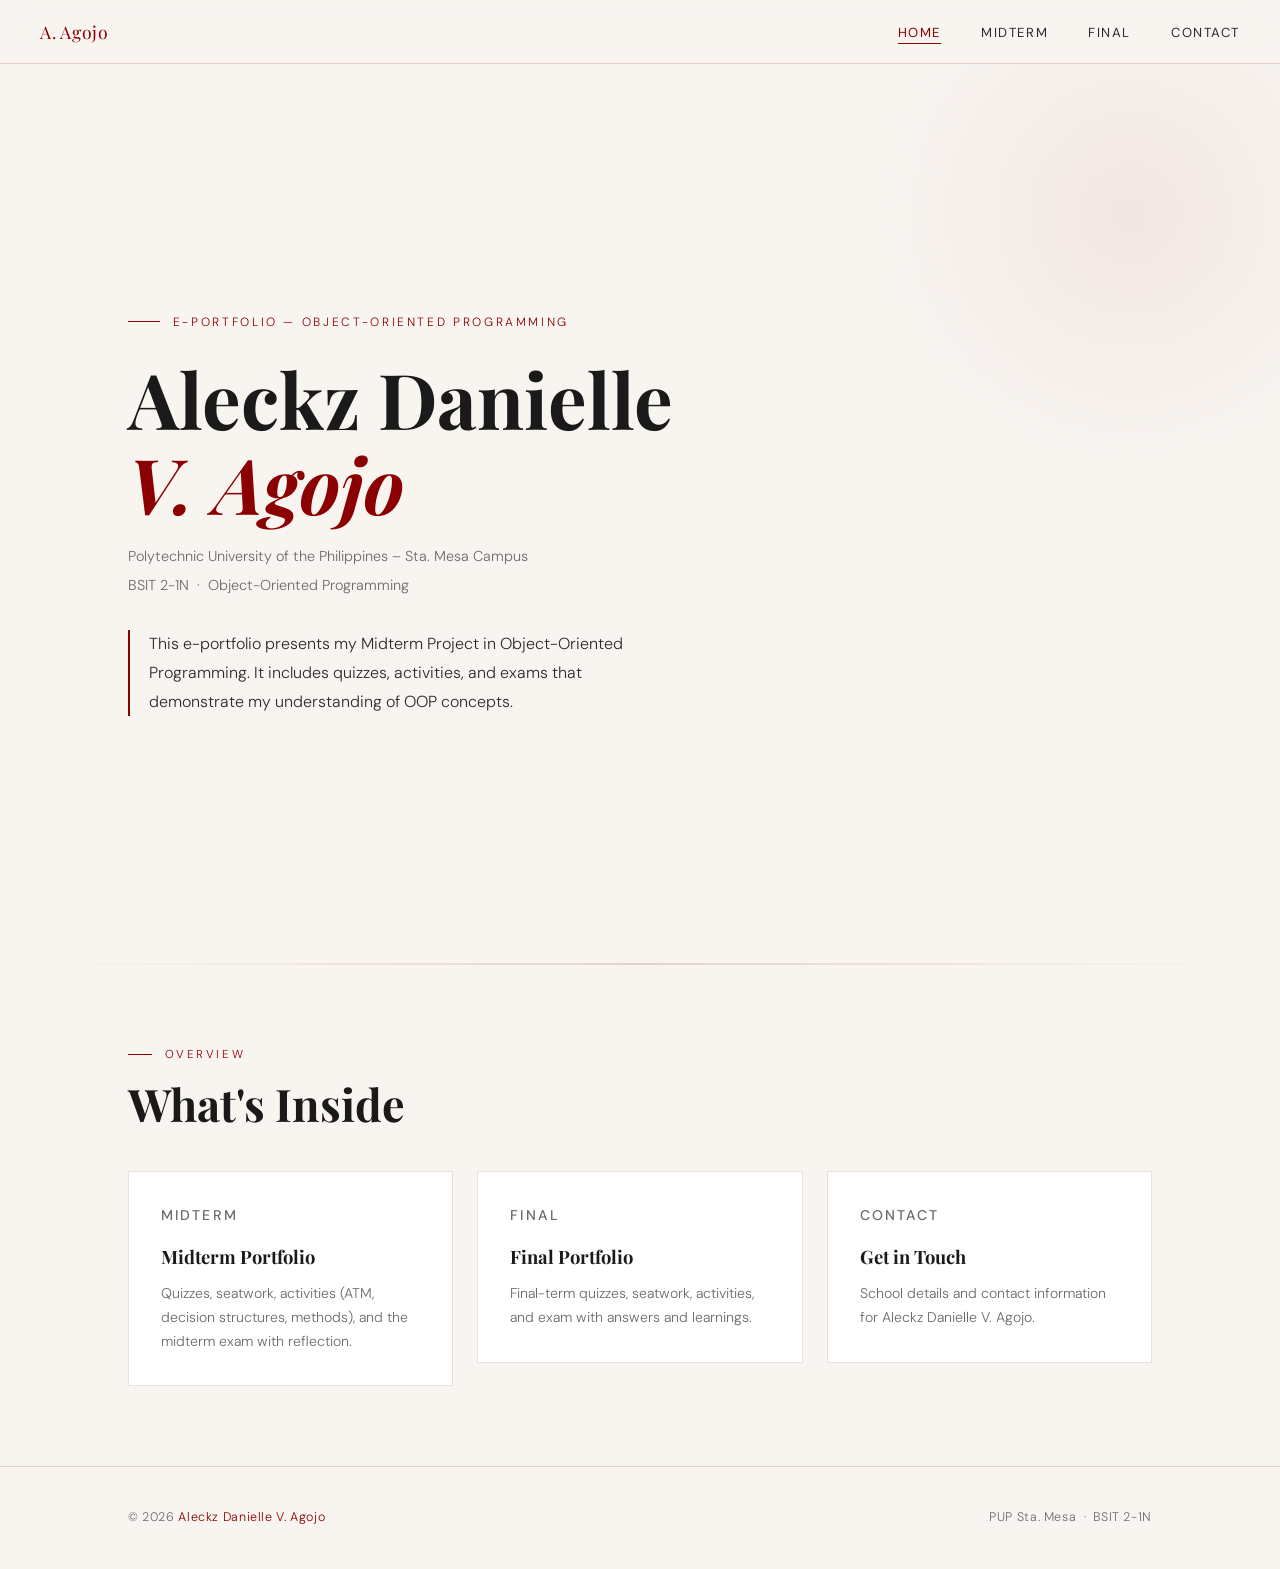
<file: index.html>
<!DOCTYPE html>
<html lang="en">
<head>
  <meta charset="UTF-8" />
  <meta name="viewport" content="width=device-width, initial-scale=1.0" />
  <title>Aleckz Agojo — OOP E-Portfolio</title>
  <link rel="stylesheet" href="style.css" />
</head>
<body>

  <nav>
    <a href="index.html" class="nav-logo">A. Agojo</a>
    <ul class="nav-links">
      <li><a href="index.html" class="active">Home</a></li>
      <li><a href="midterm.html">Midterm</a></li>
      <li><a href="final.html">Final</a></li>
      <li><a href="contact.html">Contact</a></li>
    </ul>
  </nav>

  <main class="page-wrapper">
    <section class="hero">
      <div class="hero-content">
        <p class="hero-eyebrow">E-Portfolio — Object-Oriented Programming</p>
        <h1 class="hero-name">
          Aleckz Danielle<br /><span>V. Agojo</span>
        </h1>
        <div class="hero-meta">
          <span>Polytechnic University of the Philippines – Sta. Mesa Campus</span>
          <span>BSIT 2-1N &nbsp;·&nbsp; Object-Oriented Programming</span>
        </div>
        <p class="hero-intro">
          This e-portfolio presents my Midterm Project in Object-Oriented Programming.
          It includes quizzes, activities, and exams that demonstrate my understanding
          of OOP concepts.
        </p>
      </div>
    </section>

    <div class="divider"></div>

    <section class="section">
      <p class="section-label">Overview</p>
      <h2 class="section-title">What's Inside</h2>
      <div class="card-grid">
        <a href="midterm.html" style="text-decoration:none;">
          <div class="card fade-up">
            <p class="card-tag">Midterm</p>
            <h3>Midterm Portfolio</h3>
            <p>Quizzes, seatwork, activities (ATM, decision structures, methods), and the midterm exam with reflection.</p>
          </div>
        </a>
        <a href="final.html" style="text-decoration:none;">
          <div class="card fade-up">
            <p class="card-tag">Final</p>
            <h3>Final Portfolio</h3>
            <p>Final-term quizzes, seatwork, activities, and exam with answers and learnings.</p>
          </div>
        </a>
        <a href="contact.html" style="text-decoration:none;">
          <div class="card fade-up">
            <p class="card-tag">Contact</p>
            <h3>Get in Touch</h3>
            <p>School details and contact information for Aleckz Danielle V. Agojo.</p>
          </div>
        </a>
      </div>
    </section>
  </main>

  <footer>
    <p>&copy; 2026 <span>Aleckz Danielle V. Agojo</span></p>
    <p>PUP Sta. Mesa &nbsp;·&nbsp; BSIT 2-1N</p>
  </footer>

</body>
</html>
</file>
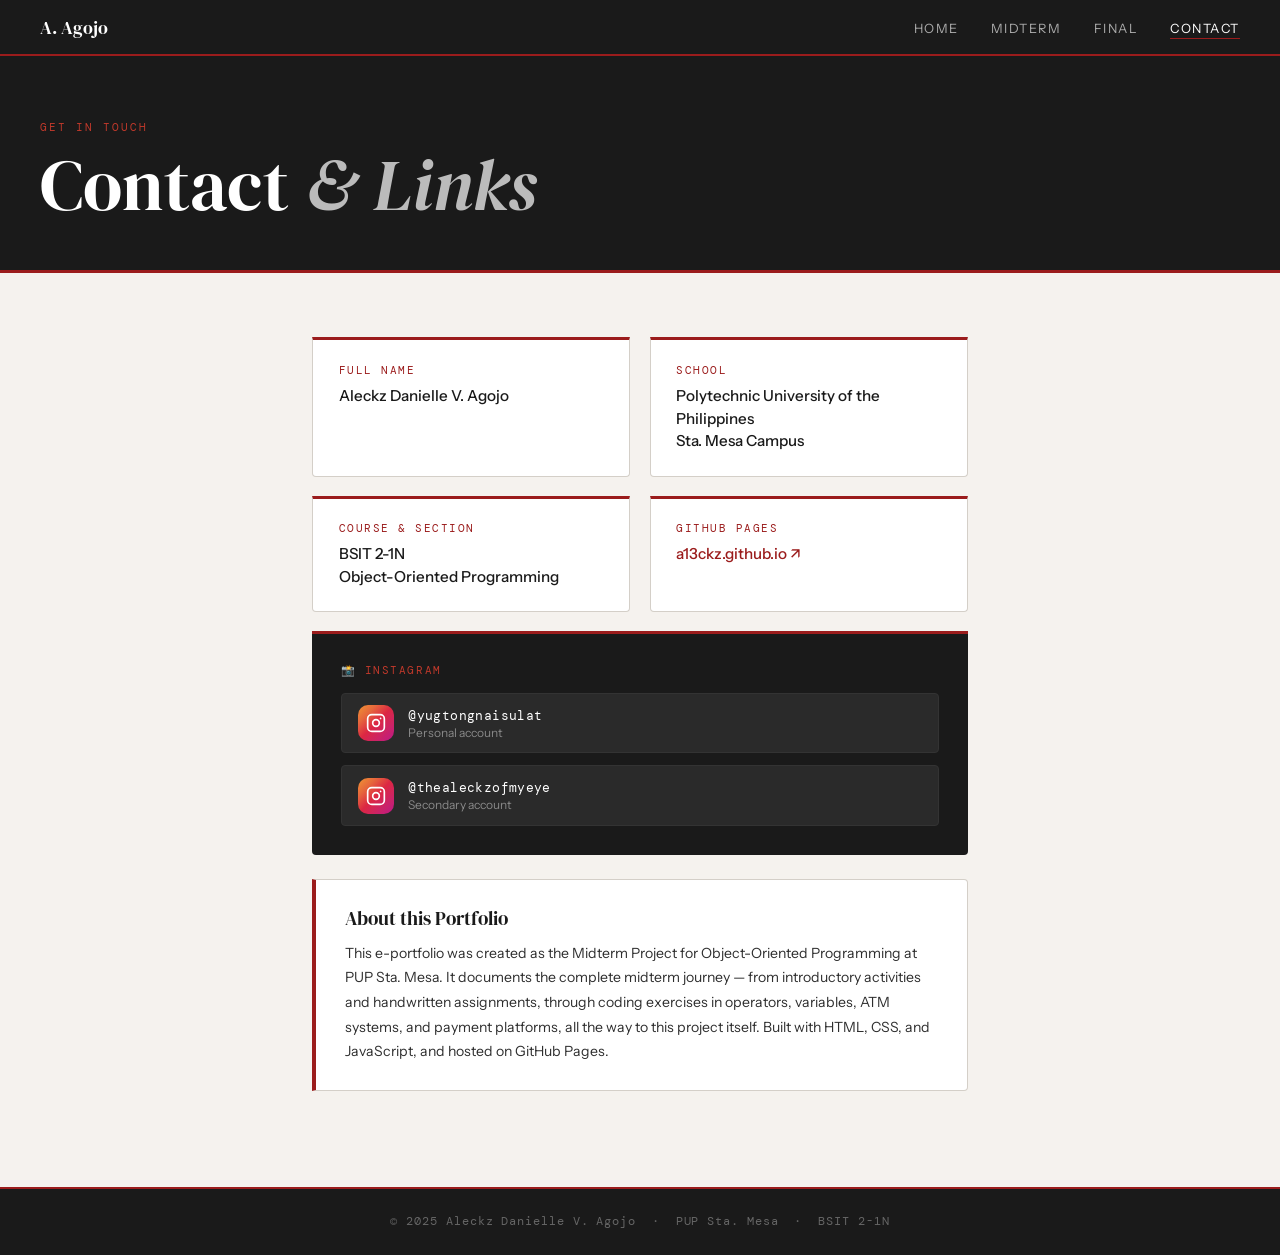
<file: contact-2.html>
<!DOCTYPE html>
<html lang="en">
<head>
  <meta charset="UTF-8" />
  <meta name="viewport" content="width=device-width, initial-scale=1.0" />
  <title>Contact — Aleckz Agojo</title>
  <link rel="preconnect" href="https://fonts.googleapis.com" />
  <link rel="preconnect" href="https://fonts.gstatic.com" crossorigin />
  <link href="https://fonts.googleapis.com/css2?family=DM+Serif+Display:ital@0;1&family=DM+Mono:wght@400;500&family=Instrument+Sans:ital,wght@0,400;0,500;0,600;1,400&display=swap" rel="stylesheet" />
  <style>
    :root {
      --red:    #9b1c1c;
      --red-lt: #c0392b;
      --black:  #1a1a1a;
      --grey:   #2e2e2e;
      --muted:  #6b6b6b;
      --paper:  #f5f2ee;
      --white:  #ffffff;
      --border: #d4cfc8;
    }
    *, *::before, *::after { box-sizing: border-box; margin: 0; padding: 0; }
    body {
      font-family: 'Instrument Sans', sans-serif;
      background: var(--paper);
      color: var(--black);
      min-height: 100vh;
      display: flex; flex-direction: column;
    }
    nav {
      position: sticky; top: 0; z-index: 100;
      background: var(--black);
      display: flex; align-items: center; justify-content: space-between;
      padding: 0 2.5rem; height: 56px;
      border-bottom: 2px solid var(--red);
    }
    .nav-logo {
      font-family: 'DM Serif Display', serif;
      font-size: 1.15rem; color: var(--white); text-decoration: none;
    }
    .nav-links { display: flex; gap: 2rem; list-style: none; }
    .nav-links a {
      color: #aaa; text-decoration: none;
      font-size: .8rem; letter-spacing: .12em; text-transform: uppercase; transition: color .2s;
    }
    .nav-links a:hover { color: var(--white); }
    .nav-links a.active { color: var(--white); border-bottom: 1px solid var(--red); padding-bottom: 2px; }

    .page-hero {
      background: var(--black); color: var(--white);
      padding: 4rem 2.5rem 3rem; border-bottom: 3px solid var(--red);
    }
    .page-hero .tag {
      font-family: 'DM Mono', monospace; font-size: .7rem;
      letter-spacing: .18em; text-transform: uppercase; color: var(--red-lt); margin-bottom: .8rem;
    }
    .page-hero h1 {
      font-family: 'DM Serif Display', serif;
      font-size: clamp(2.5rem, 6vw, 4.5rem); line-height: 1.05; font-weight: 400;
    }
    .page-hero h1 em { font-style: italic; color: #bbb; }

    main {
      flex: 1;
      max-width: 720px; margin: 0 auto; padding: 4rem 2rem 6rem;
      width: 100%;
    }

    .contact-grid {
      display: grid;
      grid-template-columns: 1fr 1fr;
      gap: 1.2rem;
      margin-bottom: 1.5rem;
    }
    @media (max-width: 560px) {
      .contact-grid { grid-template-columns: 1fr; }
    }

    .contact-card {
      background: var(--white);
      border: 1px solid var(--border);
      border-top: 3px solid var(--red);
      padding: 1.4rem 1.6rem;
      border-radius: 0 0 4px 4px;
    }
    .contact-card .label {
      font-family: 'DM Mono', monospace;
      font-size: .68rem; letter-spacing: .14em; text-transform: uppercase;
      color: var(--red); margin-bottom: .5rem;
    }
    .contact-card .value {
      font-size: .95rem; font-weight: 500; line-height: 1.5; color: var(--black);
    }
    .contact-card .value a {
      color: var(--red); text-decoration: none; transition: opacity .2s;
    }
    .contact-card .value a:hover { opacity: .7; }

    /* Instagram special card */
    .ig-card {
      background: var(--black);
      border: none; border-top: 3px solid var(--red);
      padding: 1.8rem 1.8rem;
      border-radius: 0 0 4px 4px;
      grid-column: 1 / -1;
    }
    .ig-card .label {
      font-family: 'DM Mono', monospace;
      font-size: .68rem; letter-spacing: .14em; text-transform: uppercase;
      color: var(--red-lt); margin-bottom: 1rem;
    }
    .ig-links { display: flex; flex-direction: column; gap: .75rem; }
    .ig-link {
      display: flex; align-items: center; gap: .9rem;
      text-decoration: none;
      padding: .7rem 1rem;
      background: #2a2a2a;
      border-radius: 4px;
      border: 1px solid #333;
      transition: background .2s, border-color .2s;
    }
    .ig-link:hover { background: #333; border-color: var(--red); }
    .ig-icon {
      width: 36px; height: 36px; border-radius: 10px;
      background: linear-gradient(135deg, #f09433 0%, #e6683c 25%, #dc2743 50%, #cc2366 75%, #bc1888 100%);
      display: flex; align-items: center; justify-content: center; flex-shrink: 0;
    }
    .ig-icon svg { width: 20px; height: 20px; }
    .ig-text-block { display: flex; flex-direction: column; gap: .1rem; }
    .ig-handle {
      font-family: 'DM Mono', monospace; font-size: .82rem;
      color: var(--white); letter-spacing: .03em;
    }
    .ig-sub {
      font-size: .75rem; color: #888;
    }

    .about-section {
      background: var(--white);
      border: 1px solid var(--border);
      border-left: 4px solid var(--red);
      padding: 1.6rem 1.8rem;
      margin-top: 1.5rem;
      border-radius: 0 4px 4px 0;
    }
    .about-section h3 {
      font-family: 'DM Serif Display', serif;
      font-size: 1.2rem; font-weight: 400; margin-bottom: .6rem;
    }
    .about-section p {
      font-size: .88rem; line-height: 1.75; color: var(--grey);
    }

    footer {
      background: var(--black); color: #666; text-align: center;
      padding: 1.6rem;
      font-family: 'DM Mono', monospace; font-size: .72rem; letter-spacing: .08em;
      border-top: 2px solid var(--red);
    }

    @media (max-width: 600px) {
      nav { padding: 0 1.2rem; }
      .page-hero { padding: 2.5rem 1.2rem 2rem; }
      main { padding: 2.5rem 1.2rem 4rem; }
    }
  </style>
</head>
<body>

<nav>
  <a class="nav-logo" href="index.html">A. Agojo</a>
  <ul class="nav-links">
    <li><a href="index.html">Home</a></li>
    <li><a href="midterm.html">Midterm</a></li>
    <li><a href="final.html">Final</a></li>
    <li><a href="contact.html" class="active">Contact</a></li>
  </ul>
</nav>

<header class="page-hero">
  <p class="tag">Get in Touch</p>
  <h1>Contact <em>&amp; Links</em></h1>
</header>

<main>

  <div class="contact-grid">

    <div class="contact-card">
      <div class="label">Full Name</div>
      <div class="value">Aleckz Danielle V. Agojo</div>
    </div>

    <div class="contact-card">
      <div class="label">School</div>
      <div class="value">Polytechnic University of the Philippines<br>Sta. Mesa Campus</div>
    </div>

    <div class="contact-card">
      <div class="label">Course &amp; Section</div>
      <div class="value">BSIT 2-1N<br>Object-Oriented Programming</div>
    </div>

    <div class="contact-card">
      <div class="label">GitHub Pages</div>
      <div class="value"><a href="https://a13ckz.github.io" target="_blank">a13ckz.github.io ↗</a></div>
    </div>

    <!-- Instagram -->
    <div class="ig-card">
      <div class="label">📸 Instagram</div>
      <div class="ig-links">

        <a class="ig-link" href="https://www.instagram.com/yugtongnaisulat/" target="_blank" rel="noopener">
          <div class="ig-icon">
            <svg viewBox="0 0 24 24" fill="none" stroke="white" stroke-width="2" stroke-linecap="round" stroke-linejoin="round">
              <rect x="2" y="2" width="20" height="20" rx="5" ry="5"/>
              <circle cx="12" cy="12" r="4"/>
              <circle cx="17.5" cy="6.5" r="1" fill="white" stroke="none"/>
            </svg>
          </div>
          <div class="ig-text-block">
            <span class="ig-handle">@yugtongnaisulat</span>
            <span class="ig-sub">Personal account</span>
          </div>
        </a>

        <a class="ig-link" href="https://www.instagram.com/thealeckzofmyeye/" target="_blank" rel="noopener">
          <div class="ig-icon">
            <svg viewBox="0 0 24 24" fill="none" stroke="white" stroke-width="2" stroke-linecap="round" stroke-linejoin="round">
              <rect x="2" y="2" width="20" height="20" rx="5" ry="5"/>
              <circle cx="12" cy="12" r="4"/>
              <circle cx="17.5" cy="6.5" r="1" fill="white" stroke="none"/>
            </svg>
          </div>
          <div class="ig-text-block">
            <span class="ig-handle">@thealeckzofmyeye</span>
            <span class="ig-sub">Secondary account</span>
          </div>
        </a>

      </div>
    </div>

  </div>

  <div class="about-section">
    <h3>About this Portfolio</h3>
    <p>
      This e-portfolio was created as the Midterm Project for Object-Oriented Programming at PUP Sta. Mesa. It documents the complete midterm journey — from introductory activities and handwritten assignments, through coding exercises in operators, variables, ATM systems, and payment platforms, all the way to this project itself. Built with HTML, CSS, and JavaScript, and hosted on GitHub Pages.
    </p>
  </div>

</main>

<footer>
  © 2025 Aleckz Danielle V. Agojo &nbsp;·&nbsp; PUP Sta. Mesa &nbsp;·&nbsp; BSIT 2-1N
</footer>

</body>
</html>
</file>
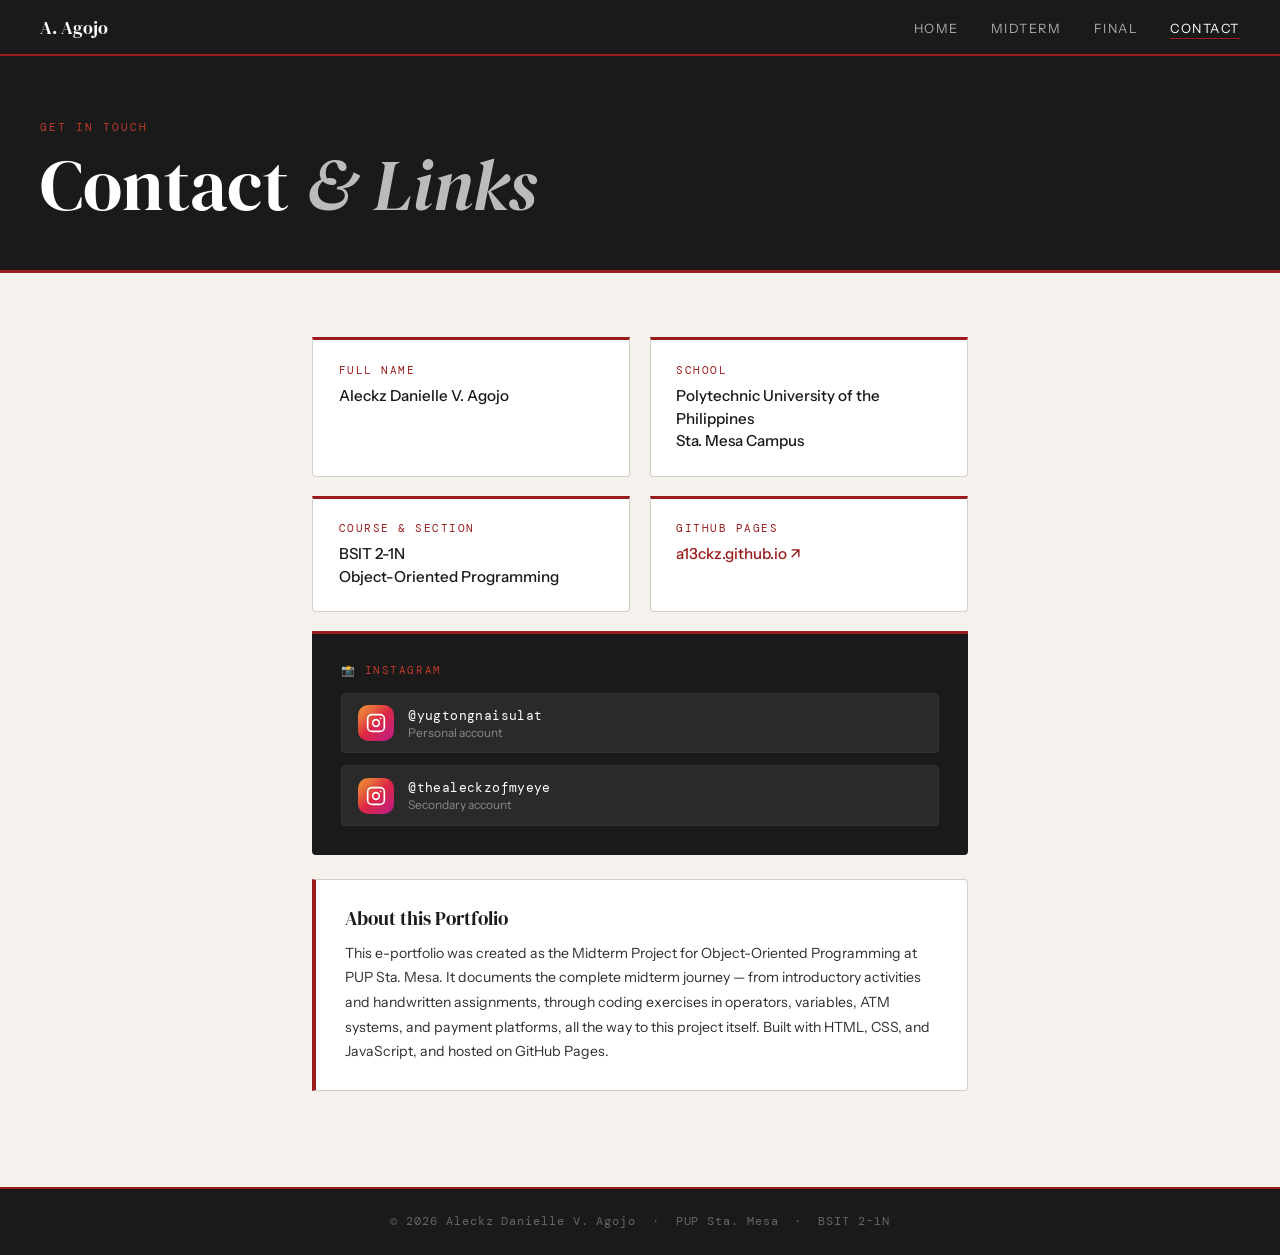
<file: contact.html>
<!DOCTYPE html>
<html lang="en">
<head>
  <meta charset="UTF-8" />
  <meta name="viewport" content="width=device-width, initial-scale=1.0" />
  <title>Contact — Aleckz Agojo</title>
  <link rel="preconnect" href="https://fonts.googleapis.com" />
  <link rel="preconnect" href="https://fonts.gstatic.com" crossorigin />
  <link href="https://fonts.googleapis.com/css2?family=DM+Serif+Display:ital@0;1&family=DM+Mono:wght@400;500&family=Instrument+Sans:ital,wght@0,400;0,500;0,600;1,400&display=swap" rel="stylesheet" />
  <style>
    :root {
      --red:    #9b1c1c;
      --red-lt: #c0392b;
      --black:  #1a1a1a;
      --grey:   #2e2e2e;
      --muted:  #6b6b6b;
      --paper:  #f5f2ee;
      --white:  #ffffff;
      --border: #d4cfc8;
    }
    *, *::before, *::after { box-sizing: border-box; margin: 0; padding: 0; }
    body {
      font-family: 'Instrument Sans', sans-serif;
      background: var(--paper);
      color: var(--black);
      min-height: 100vh;
      display: flex; flex-direction: column;
    }
    nav {
      position: sticky; top: 0; z-index: 100;
      background: var(--black);
      display: flex; align-items: center; justify-content: space-between;
      padding: 0 2.5rem; height: 56px;
      border-bottom: 2px solid var(--red);
    }
    .nav-logo {
      font-family: 'DM Serif Display', serif;
      font-size: 1.15rem; color: var(--white); text-decoration: none;
    }
    .nav-links { display: flex; gap: 2rem; list-style: none; }
    .nav-links a {
      color: #aaa; text-decoration: none;
      font-size: .8rem; letter-spacing: .12em; text-transform: uppercase; transition: color .2s;
    }
    .nav-links a:hover { color: var(--white); }
    .nav-links a.active { color: var(--white); border-bottom: 1px solid var(--red); padding-bottom: 2px; }

    .page-hero {
      background: var(--black); color: var(--white);
      padding: 4rem 2.5rem 3rem; border-bottom: 3px solid var(--red);
    }
    .page-hero .tag {
      font-family: 'DM Mono', monospace; font-size: .7rem;
      letter-spacing: .18em; text-transform: uppercase; color: var(--red-lt); margin-bottom: .8rem;
    }
    .page-hero h1 {
      font-family: 'DM Serif Display', serif;
      font-size: clamp(2.5rem, 6vw, 4.5rem); line-height: 1.05; font-weight: 400;
    }
    .page-hero h1 em { font-style: italic; color: #bbb; }

    main {
      flex: 1;
      max-width: 720px; margin: 0 auto; padding: 4rem 2rem 6rem;
      width: 100%;
    }

    .contact-grid {
      display: grid;
      grid-template-columns: 1fr 1fr;
      gap: 1.2rem;
      margin-bottom: 1.5rem;
    }
    @media (max-width: 560px) {
      .contact-grid { grid-template-columns: 1fr; }
    }

    .contact-card {
      background: var(--white);
      border: 1px solid var(--border);
      border-top: 3px solid var(--red);
      padding: 1.4rem 1.6rem;
      border-radius: 0 0 4px 4px;
    }
    .contact-card .label {
      font-family: 'DM Mono', monospace;
      font-size: .68rem; letter-spacing: .14em; text-transform: uppercase;
      color: var(--red); margin-bottom: .5rem;
    }
    .contact-card .value {
      font-size: .95rem; font-weight: 500; line-height: 1.5; color: var(--black);
    }
    .contact-card .value a {
      color: var(--red); text-decoration: none; transition: opacity .2s;
    }
    .contact-card .value a:hover { opacity: .7; }

    /* Instagram special card */
    .ig-card {
      background: var(--black);
      border: none; border-top: 3px solid var(--red);
      padding: 1.8rem 1.8rem;
      border-radius: 0 0 4px 4px;
      grid-column: 1 / -1;
    }
    .ig-card .label {
      font-family: 'DM Mono', monospace;
      font-size: .68rem; letter-spacing: .14em; text-transform: uppercase;
      color: var(--red-lt); margin-bottom: 1rem;
    }
    .ig-links { display: flex; flex-direction: column; gap: .75rem; }
    .ig-link {
      display: flex; align-items: center; gap: .9rem;
      text-decoration: none;
      padding: .7rem 1rem;
      background: #2a2a2a;
      border-radius: 4px;
      border: 1px solid #333;
      transition: background .2s, border-color .2s;
    }
    .ig-link:hover { background: #333; border-color: var(--red); }
    .ig-icon {
      width: 36px; height: 36px; border-radius: 10px;
      background: linear-gradient(135deg, #f09433 0%, #e6683c 25%, #dc2743 50%, #cc2366 75%, #bc1888 100%);
      display: flex; align-items: center; justify-content: center; flex-shrink: 0;
    }
    .ig-icon svg { width: 20px; height: 20px; }
    .ig-text-block { display: flex; flex-direction: column; gap: .1rem; }
    .ig-handle {
      font-family: 'DM Mono', monospace; font-size: .82rem;
      color: var(--white); letter-spacing: .03em;
    }
    .ig-sub {
      font-size: .75rem; color: #888;
    }

    .about-section {
      background: var(--white);
      border: 1px solid var(--border);
      border-left: 4px solid var(--red);
      padding: 1.6rem 1.8rem;
      margin-top: 1.5rem;
      border-radius: 0 4px 4px 0;
    }
    .about-section h3 {
      font-family: 'DM Serif Display', serif;
      font-size: 1.2rem; font-weight: 400; margin-bottom: .6rem;
    }
    .about-section p {
      font-size: .88rem; line-height: 1.75; color: var(--grey);
    }

    footer {
      background: var(--black); color: #666; text-align: center;
      padding: 1.6rem;
      font-family: 'DM Mono', monospace; font-size: .72rem; letter-spacing: .08em;
      border-top: 2px solid var(--red);
    }

    @media (max-width: 600px) {
      nav { padding: 0 1.2rem; }
      .page-hero { padding: 2.5rem 1.2rem 2rem; }
      main { padding: 2.5rem 1.2rem 4rem; }
    }
  </style>
</head>
<body>

<nav>
  <a class="nav-logo" href="index.html">A. Agojo</a>
  <ul class="nav-links">
    <li><a href="index.html">Home</a></li>
    <li><a href="midterm.html">Midterm</a></li>
    <li><a href="final.html">Final</a></li>
    <li><a href="contact.html" class="active">Contact</a></li>
  </ul>
</nav>

<header class="page-hero">
  <p class="tag">Get in Touch</p>
  <h1>Contact <em>&amp; Links</em></h1>
</header>

<main>

  <div class="contact-grid">

    <div class="contact-card">
      <div class="label">Full Name</div>
      <div class="value">Aleckz Danielle V. Agojo</div>
    </div>

    <div class="contact-card">
      <div class="label">School</div>
      <div class="value">Polytechnic University of the Philippines<br>Sta. Mesa Campus</div>
    </div>

    <div class="contact-card">
      <div class="label">Course &amp; Section</div>
      <div class="value">BSIT 2-1N<br>Object-Oriented Programming</div>
    </div>

    <div class="contact-card">
      <div class="label">GitHub Pages</div>
      <div class="value"><a href="https://a13ckz.github.io" target="_blank">a13ckz.github.io ↗</a></div>
    </div>

    <!-- Instagram -->
    <div class="ig-card">
      <div class="label">📸 Instagram</div>
      <div class="ig-links">

        <a class="ig-link" href="https://www.instagram.com/yugtongnaisulat/" target="_blank" rel="noopener">
          <div class="ig-icon">
            <svg viewBox="0 0 24 24" fill="none" stroke="white" stroke-width="2" stroke-linecap="round" stroke-linejoin="round">
              <rect x="2" y="2" width="20" height="20" rx="5" ry="5"/>
              <circle cx="12" cy="12" r="4"/>
              <circle cx="17.5" cy="6.5" r="1" fill="white" stroke="none"/>
            </svg>
          </div>
          <div class="ig-text-block">
            <span class="ig-handle">@yugtongnaisulat</span>
            <span class="ig-sub">Personal account</span>
          </div>
        </a>

        <a class="ig-link" href="https://www.instagram.com/thealeckzofmyeye/" target="_blank" rel="noopener">
          <div class="ig-icon">
            <svg viewBox="0 0 24 24" fill="none" stroke="white" stroke-width="2" stroke-linecap="round" stroke-linejoin="round">
              <rect x="2" y="2" width="20" height="20" rx="5" ry="5"/>
              <circle cx="12" cy="12" r="4"/>
              <circle cx="17.5" cy="6.5" r="1" fill="white" stroke="none"/>
            </svg>
          </div>
          <div class="ig-text-block">
            <span class="ig-handle">@thealeckzofmyeye</span>
            <span class="ig-sub">Secondary account</span>
          </div>
        </a>

      </div>
    </div>

  </div>

  <div class="about-section">
    <h3>About this Portfolio</h3>
    <p>
      This e-portfolio was created as the Midterm Project for Object-Oriented Programming at PUP Sta. Mesa. It documents the complete midterm journey — from introductory activities and handwritten assignments, through coding exercises in operators, variables, ATM systems, and payment platforms, all the way to this project itself. Built with HTML, CSS, and JavaScript, and hosted on GitHub Pages.
    </p>
  </div>

</main>

<footer>
  © 2026 Aleckz Danielle V. Agojo &nbsp;·&nbsp; PUP Sta. Mesa &nbsp;·&nbsp; BSIT 2-1N
</footer>

</body>
</html>
</file>
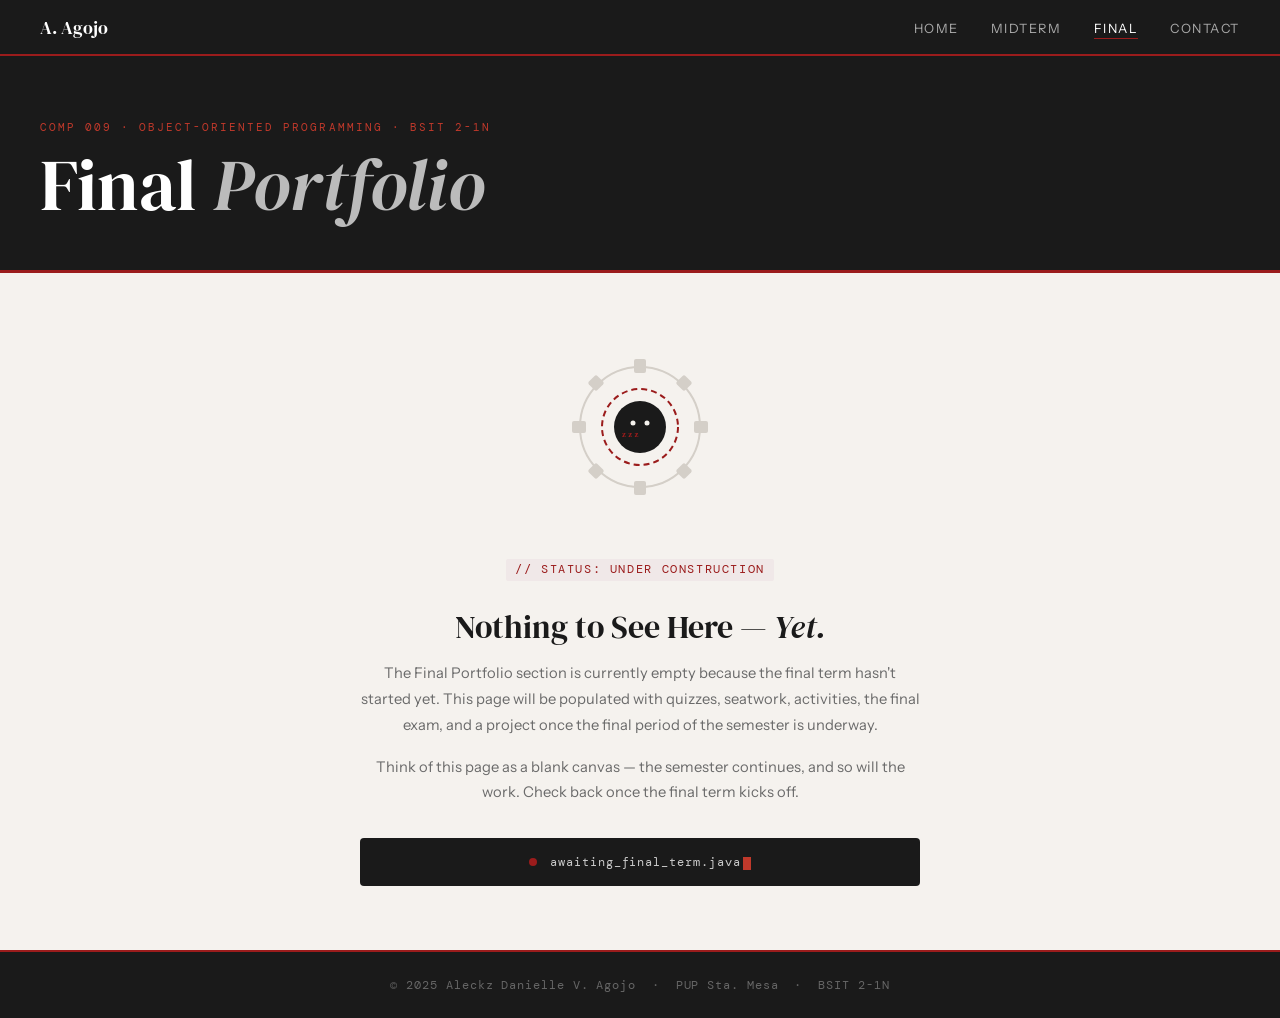
<file: final-2.html>
<!DOCTYPE html>
<html lang="en">
<head>
  <meta charset="UTF-8" />
  <meta name="viewport" content="width=device-width, initial-scale=1.0" />
  <title>Final Portfolio — Aleckz Agojo</title>
  <link rel="preconnect" href="https://fonts.googleapis.com" />
  <link rel="preconnect" href="https://fonts.gstatic.com" crossorigin />
  <link href="https://fonts.googleapis.com/css2?family=DM+Serif+Display:ital@0;1&family=DM+Mono:wght@400;500&family=Instrument+Sans:ital,wght@0,400;0,500;0,600;1,400&display=swap" rel="stylesheet" />
  <style>
    :root {
      --red:    #9b1c1c;
      --red-lt: #c0392b;
      --black:  #1a1a1a;
      --grey:   #2e2e2e;
      --muted:  #6b6b6b;
      --paper:  #f5f2ee;
      --white:  #ffffff;
      --border: #d4cfc8;
    }

    *, *::before, *::after { box-sizing: border-box; margin: 0; padding: 0; }

    body {
      font-family: 'Instrument Sans', sans-serif;
      background: var(--paper);
      color: var(--black);
      min-height: 100vh;
      display: flex;
      flex-direction: column;
    }

    nav {
      position: sticky; top: 0; z-index: 100;
      background: var(--black);
      display: flex; align-items: center; justify-content: space-between;
      padding: 0 2.5rem;
      height: 56px;
      border-bottom: 2px solid var(--red);
    }
    .nav-logo {
      font-family: 'DM Serif Display', serif;
      font-size: 1.15rem;
      color: var(--white);
      text-decoration: none;
    }
    .nav-links { display: flex; gap: 2rem; list-style: none; }
    .nav-links a {
      color: #aaa;
      text-decoration: none;
      font-size: .8rem;
      letter-spacing: .12em;
      text-transform: uppercase;
      transition: color .2s;
    }
    .nav-links a:hover { color: var(--white); }
    .nav-links a.active { color: var(--white); border-bottom: 1px solid var(--red); padding-bottom: 2px; }

    .page-hero {
      background: var(--black);
      color: var(--white);
      padding: 4rem 2.5rem 3rem;
      border-bottom: 3px solid var(--red);
    }
    .page-hero .tag {
      font-family: 'DM Mono', monospace;
      font-size: .7rem;
      letter-spacing: .18em;
      text-transform: uppercase;
      color: var(--red-lt);
      margin-bottom: .8rem;
    }
    .page-hero h1 {
      font-family: 'DM Serif Display', serif;
      font-size: clamp(2.5rem, 6vw, 4.5rem);
      line-height: 1.05;
      font-weight: 400;
    }
    .page-hero h1 em { font-style: italic; color: #bbb; }

    main {
      flex: 1;
      display: flex;
      align-items: center;
      justify-content: center;
      padding: 4rem 2rem;
    }

    .maintenance-box {
      max-width: 560px;
      text-align: center;
    }

    /* Animated construction graphic */
    .graphic {
      margin: 0 auto 2.5rem;
      width: 180px;
      height: 180px;
      position: relative;
    }

    .graphic svg {
      width: 100%;
      height: 100%;
    }

    /* Blinking cursor animation */
    @keyframes blink {
      0%, 100% { opacity: 1; }
      50% { opacity: 0; }
    }

    @keyframes spin-slow {
      from { transform: rotate(0deg); }
      to   { transform: rotate(360deg); }
    }

    @keyframes pulse {
      0%, 100% { transform: scale(1); }
      50% { transform: scale(1.06); }
    }

    .gear-outer {
      transform-origin: 90px 90px;
      animation: spin-slow 8s linear infinite;
    }
    .gear-inner {
      transform-origin: 90px 90px;
      animation: spin-slow 5s linear infinite reverse;
    }
    .center-dot {
      animation: pulse 2s ease-in-out infinite;
      transform-origin: 90px 90px;
    }

    .maintenance-box h2 {
      font-family: 'DM Serif Display', serif;
      font-size: 2rem;
      font-weight: 400;
      margin-bottom: .8rem;
    }
    .maintenance-box .code-tag {
      font-family: 'DM Mono', monospace;
      font-size: .72rem;
      letter-spacing: .14em;
      text-transform: uppercase;
      color: var(--red);
      background: #f0e8e8;
      display: inline-block;
      padding: .2rem .6rem;
      border-radius: 2px;
      margin-bottom: 1.5rem;
    }
    .maintenance-box p {
      font-size: .92rem;
      line-height: 1.75;
      color: var(--muted);
      margin-bottom: 1rem;
    }

    .status-bar {
      display: flex;
      align-items: center;
      gap: .8rem;
      justify-content: center;
      margin-top: 2rem;
      padding: 1rem 1.5rem;
      background: var(--black);
      border-radius: 4px;
      color: #888;
      font-family: 'DM Mono', monospace;
      font-size: .75rem;
      letter-spacing: .08em;
    }
    .status-dot {
      width: 8px; height: 8px;
      border-radius: 50%;
      background: var(--red);
      animation: blink 1.4s ease-in-out infinite;
      flex-shrink: 0;
    }
    .status-text { color: #ccc; }
    .cursor {
      display: inline-block;
      width: 8px; height: 13px;
      background: var(--red-lt);
      animation: blink 1s step-end infinite;
      vertical-align: middle;
      margin-left: 2px;
    }

    footer {
      background: var(--black);
      color: #666;
      text-align: center;
      padding: 1.6rem;
      font-family: 'DM Mono', monospace;
      font-size: .72rem;
      letter-spacing: .08em;
      border-top: 2px solid var(--red);
    }

    @media (max-width: 600px) {
      nav { padding: 0 1.2rem; }
      .page-hero { padding: 2.5rem 1.2rem 2rem; }
    }
  </style>
</head>
<body>

<nav>
  <a class="nav-logo" href="index.html">A. Agojo</a>
  <ul class="nav-links">
    <li><a href="index.html">Home</a></li>
    <li><a href="midterm.html">Midterm</a></li>
    <li><a href="final.html" class="active">Final</a></li>
    <li><a href="contact.html">Contact</a></li>
  </ul>
</nav>

<header class="page-hero">
  <p class="tag">COMP 009 · Object-Oriented Programming · BSIT 2-1N</p>
  <h1>Final <em>Portfolio</em></h1>
</header>

<main>
  <div class="maintenance-box">

    <div class="graphic">
      <svg viewBox="0 0 180 180" fill="none" xmlns="http://www.w3.org/2000/svg">
        <!-- outer ring / gear teeth -->
        <g class="gear-outer">
          <circle cx="90" cy="90" r="60" stroke="#d4cfc8" stroke-width="2"/>
          <!-- gear teeth -->
          <rect x="84" y="22" width="12" height="14" rx="2" fill="#d4cfc8"/>
          <rect x="84" y="144" width="12" height="14" rx="2" fill="#d4cfc8"/>
          <rect x="22" y="84" width="14" height="12" rx="2" fill="#d4cfc8"/>
          <rect x="144" y="84" width="14" height="12" rx="2" fill="#d4cfc8"/>
          <rect x="40" y="40" width="12" height="12" rx="2" fill="#d4cfc8" transform="rotate(45 46 46)"/>
          <rect x="128" y="40" width="12" height="12" rx="2" fill="#d4cfc8" transform="rotate(45 134 46)"/>
          <rect x="40" y="128" width="12" height="12" rx="2" fill="#d4cfc8" transform="rotate(45 46 134)"/>
          <rect x="128" y="128" width="12" height="12" rx="2" fill="#d4cfc8" transform="rotate(45 134 134)"/>
        </g>
        <!-- inner ring -->
        <g class="gear-inner">
          <circle cx="90" cy="90" r="38" stroke="#9b1c1c" stroke-width="2" stroke-dasharray="6 4"/>
        </g>
        <!-- face -->
        <circle cx="90" cy="90" r="26" fill="#1a1a1a" class="center-dot"/>
        <!-- emoji face on dark circle -->
        <!-- eyes -->
        <circle cx="83" cy="86" r="2.5" fill="#f5f2ee"/>
        <circle cx="97" cy="86" r="2.5" fill="#f5f2ee"/>
        <!-- zzz sleep -->
        <text x="72" y="100" font-family="serif" font-size="9" fill="#9b1c1c" font-weight="bold">z z z</text>
      </svg>
    </div>

    <div class="code-tag">// STATUS: UNDER CONSTRUCTION</div>
    <h2>Nothing to See Here — <em>Yet.</em></h2>
    <p>
      The Final Portfolio section is currently empty because the final term hasn't started yet. This page will be populated with quizzes, seatwork, activities, the final exam, and a project once the final period of the semester is underway.
    </p>
    <p>
      Think of this page as a blank canvas — the semester continues, and so will the work. Check back once the final term kicks off.
    </p>

    <div class="status-bar">
      <div class="status-dot"></div>
      <span class="status-text">awaiting_final_term.java<span class="cursor"></span></span>
    </div>

  </div>
</main>

<footer>
  © 2025 Aleckz Danielle V. Agojo &nbsp;·&nbsp; PUP Sta. Mesa &nbsp;·&nbsp; BSIT 2-1N
</footer>

</body>
</html>
</file>
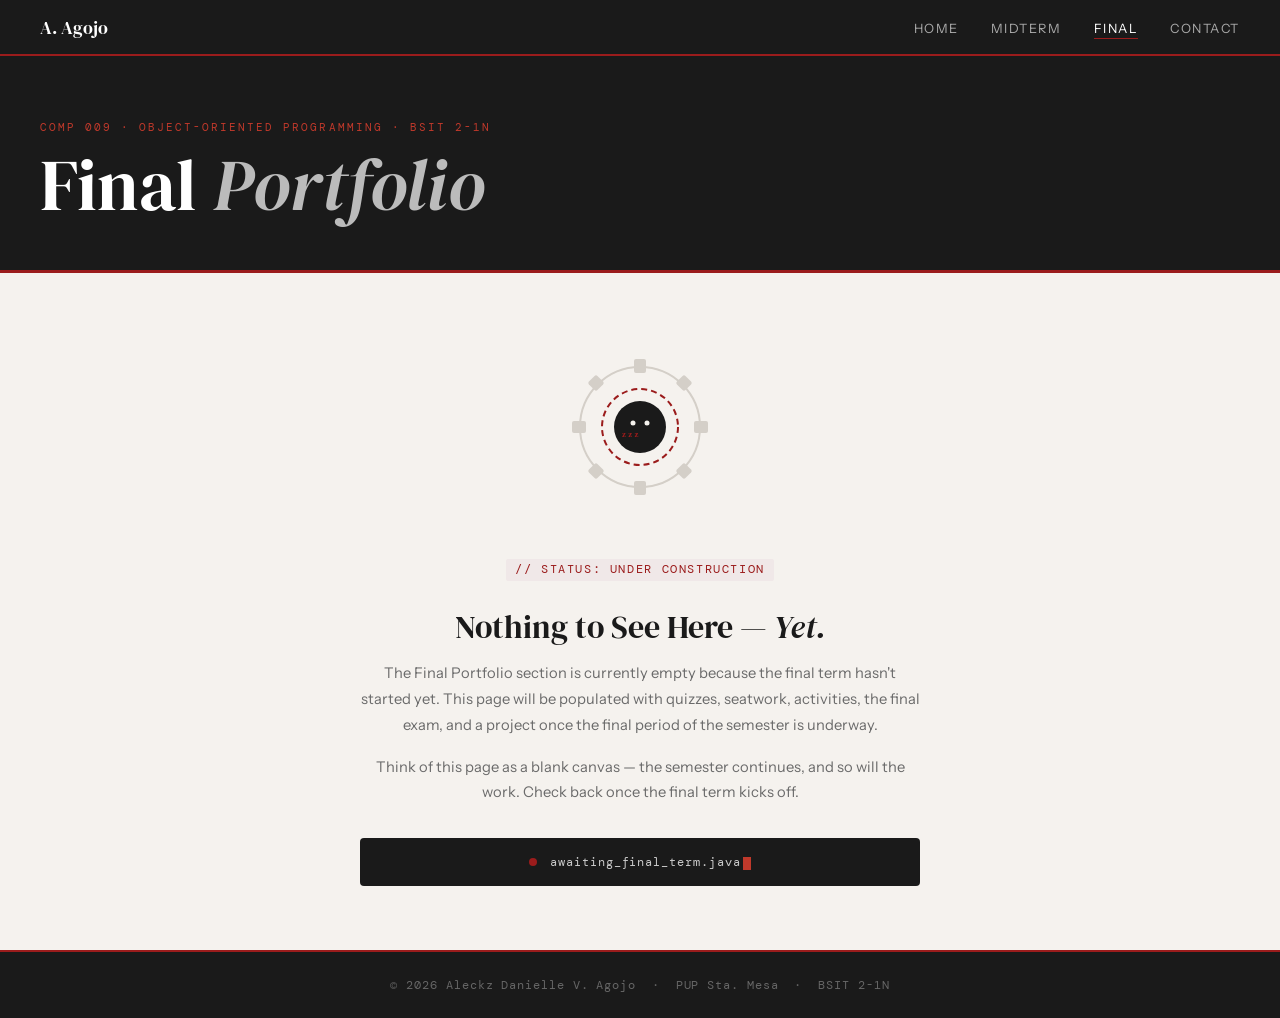
<file: final.html>
<!DOCTYPE html>
<html lang="en">
<head>
  <meta charset="UTF-8" />
  <meta name="viewport" content="width=device-width, initial-scale=1.0" />
  <title>Final Portfolio — Aleckz Agojo</title>
  <link rel="preconnect" href="https://fonts.googleapis.com" />
  <link rel="preconnect" href="https://fonts.gstatic.com" crossorigin />
  <link href="https://fonts.googleapis.com/css2?family=DM+Serif+Display:ital@0;1&family=DM+Mono:wght@400;500&family=Instrument+Sans:ital,wght@0,400;0,500;0,600;1,400&display=swap" rel="stylesheet" />
  <style>
    :root {
      --red:    #9b1c1c;
      --red-lt: #c0392b;
      --black:  #1a1a1a;
      --grey:   #2e2e2e;
      --muted:  #6b6b6b;
      --paper:  #f5f2ee;
      --white:  #ffffff;
      --border: #d4cfc8;
    }

    *, *::before, *::after { box-sizing: border-box; margin: 0; padding: 0; }

    body {
      font-family: 'Instrument Sans', sans-serif;
      background: var(--paper);
      color: var(--black);
      min-height: 100vh;
      display: flex;
      flex-direction: column;
    }

    nav {
      position: sticky; top: 0; z-index: 100;
      background: var(--black);
      display: flex; align-items: center; justify-content: space-between;
      padding: 0 2.5rem;
      height: 56px;
      border-bottom: 2px solid var(--red);
    }
    .nav-logo {
      font-family: 'DM Serif Display', serif;
      font-size: 1.15rem;
      color: var(--white);
      text-decoration: none;
    }
    .nav-links { display: flex; gap: 2rem; list-style: none; }
    .nav-links a {
      color: #aaa;
      text-decoration: none;
      font-size: .8rem;
      letter-spacing: .12em;
      text-transform: uppercase;
      transition: color .2s;
    }
    .nav-links a:hover { color: var(--white); }
    .nav-links a.active { color: var(--white); border-bottom: 1px solid var(--red); padding-bottom: 2px; }

    .page-hero {
      background: var(--black);
      color: var(--white);
      padding: 4rem 2.5rem 3rem;
      border-bottom: 3px solid var(--red);
    }
    .page-hero .tag {
      font-family: 'DM Mono', monospace;
      font-size: .7rem;
      letter-spacing: .18em;
      text-transform: uppercase;
      color: var(--red-lt);
      margin-bottom: .8rem;
    }
    .page-hero h1 {
      font-family: 'DM Serif Display', serif;
      font-size: clamp(2.5rem, 6vw, 4.5rem);
      line-height: 1.05;
      font-weight: 400;
    }
    .page-hero h1 em { font-style: italic; color: #bbb; }

    main {
      flex: 1;
      display: flex;
      align-items: center;
      justify-content: center;
      padding: 4rem 2rem;
    }

    .maintenance-box {
      max-width: 560px;
      text-align: center;
    }

    /* Animated construction graphic */
    .graphic {
      margin: 0 auto 2.5rem;
      width: 180px;
      height: 180px;
      position: relative;
    }

    .graphic svg {
      width: 100%;
      height: 100%;
    }

    /* Blinking cursor animation */
    @keyframes blink {
      0%, 100% { opacity: 1; }
      50% { opacity: 0; }
    }

    @keyframes spin-slow {
      from { transform: rotate(0deg); }
      to   { transform: rotate(360deg); }
    }

    @keyframes pulse {
      0%, 100% { transform: scale(1); }
      50% { transform: scale(1.06); }
    }

    .gear-outer {
      transform-origin: 90px 90px;
      animation: spin-slow 8s linear infinite;
    }
    .gear-inner {
      transform-origin: 90px 90px;
      animation: spin-slow 5s linear infinite reverse;
    }
    .center-dot {
      animation: pulse 2s ease-in-out infinite;
      transform-origin: 90px 90px;
    }

    .maintenance-box h2 {
      font-family: 'DM Serif Display', serif;
      font-size: 2rem;
      font-weight: 400;
      margin-bottom: .8rem;
    }
    .maintenance-box .code-tag {
      font-family: 'DM Mono', monospace;
      font-size: .72rem;
      letter-spacing: .14em;
      text-transform: uppercase;
      color: var(--red);
      background: #f0e8e8;
      display: inline-block;
      padding: .2rem .6rem;
      border-radius: 2px;
      margin-bottom: 1.5rem;
    }
    .maintenance-box p {
      font-size: .92rem;
      line-height: 1.75;
      color: var(--muted);
      margin-bottom: 1rem;
    }

    .status-bar {
      display: flex;
      align-items: center;
      gap: .8rem;
      justify-content: center;
      margin-top: 2rem;
      padding: 1rem 1.5rem;
      background: var(--black);
      border-radius: 4px;
      color: #888;
      font-family: 'DM Mono', monospace;
      font-size: .75rem;
      letter-spacing: .08em;
    }
    .status-dot {
      width: 8px; height: 8px;
      border-radius: 50%;
      background: var(--red);
      animation: blink 1.4s ease-in-out infinite;
      flex-shrink: 0;
    }
    .status-text { color: #ccc; }
    .cursor {
      display: inline-block;
      width: 8px; height: 13px;
      background: var(--red-lt);
      animation: blink 1s step-end infinite;
      vertical-align: middle;
      margin-left: 2px;
    }

    footer {
      background: var(--black);
      color: #666;
      text-align: center;
      padding: 1.6rem;
      font-family: 'DM Mono', monospace;
      font-size: .72rem;
      letter-spacing: .08em;
      border-top: 2px solid var(--red);
    }

    @media (max-width: 600px) {
      nav { padding: 0 1.2rem; }
      .page-hero { padding: 2.5rem 1.2rem 2rem; }
    }
  </style>
</head>
<body>

<nav>
  <a class="nav-logo" href="index.html">A. Agojo</a>
  <ul class="nav-links">
    <li><a href="index.html">Home</a></li>
    <li><a href="midterm.html">Midterm</a></li>
    <li><a href="final.html" class="active">Final</a></li>
    <li><a href="contact.html">Contact</a></li>
  </ul>
</nav>

<header class="page-hero">
  <p class="tag">COMP 009 · Object-Oriented Programming · BSIT 2-1N</p>
  <h1>Final <em>Portfolio</em></h1>
</header>

<main>
  <div class="maintenance-box">

    <div class="graphic">
      <svg viewBox="0 0 180 180" fill="none" xmlns="http://www.w3.org/2000/svg">
        <!-- outer ring / gear teeth -->
        <g class="gear-outer">
          <circle cx="90" cy="90" r="60" stroke="#d4cfc8" stroke-width="2"/>
          <!-- gear teeth -->
          <rect x="84" y="22" width="12" height="14" rx="2" fill="#d4cfc8"/>
          <rect x="84" y="144" width="12" height="14" rx="2" fill="#d4cfc8"/>
          <rect x="22" y="84" width="14" height="12" rx="2" fill="#d4cfc8"/>
          <rect x="144" y="84" width="14" height="12" rx="2" fill="#d4cfc8"/>
          <rect x="40" y="40" width="12" height="12" rx="2" fill="#d4cfc8" transform="rotate(45 46 46)"/>
          <rect x="128" y="40" width="12" height="12" rx="2" fill="#d4cfc8" transform="rotate(45 134 46)"/>
          <rect x="40" y="128" width="12" height="12" rx="2" fill="#d4cfc8" transform="rotate(45 46 134)"/>
          <rect x="128" y="128" width="12" height="12" rx="2" fill="#d4cfc8" transform="rotate(45 134 134)"/>
        </g>
        <!-- inner ring -->
        <g class="gear-inner">
          <circle cx="90" cy="90" r="38" stroke="#9b1c1c" stroke-width="2" stroke-dasharray="6 4"/>
        </g>
        <!-- face -->
        <circle cx="90" cy="90" r="26" fill="#1a1a1a" class="center-dot"/>
        <!-- emoji face on dark circle -->
        <!-- eyes -->
        <circle cx="83" cy="86" r="2.5" fill="#f5f2ee"/>
        <circle cx="97" cy="86" r="2.5" fill="#f5f2ee"/>
        <!-- zzz sleep -->
        <text x="72" y="100" font-family="serif" font-size="9" fill="#9b1c1c" font-weight="bold">z z z</text>
      </svg>
    </div>

    <div class="code-tag">// STATUS: UNDER CONSTRUCTION</div>
    <h2>Nothing to See Here — <em>Yet.</em></h2>
    <p>
      The Final Portfolio section is currently empty because the final term hasn't started yet. This page will be populated with quizzes, seatwork, activities, the final exam, and a project once the final period of the semester is underway.
    </p>
    <p>
      Think of this page as a blank canvas — the semester continues, and so will the work. Check back once the final term kicks off.
    </p>

    <div class="status-bar">
      <div class="status-dot"></div>
      <span class="status-text">awaiting_final_term.java<span class="cursor"></span></span>
    </div>

  </div>
</main>

<footer>
  © 2026 Aleckz Danielle V. Agojo &nbsp;·&nbsp; PUP Sta. Mesa &nbsp;·&nbsp; BSIT 2-1N
</footer>

</body>
</html>
</file>
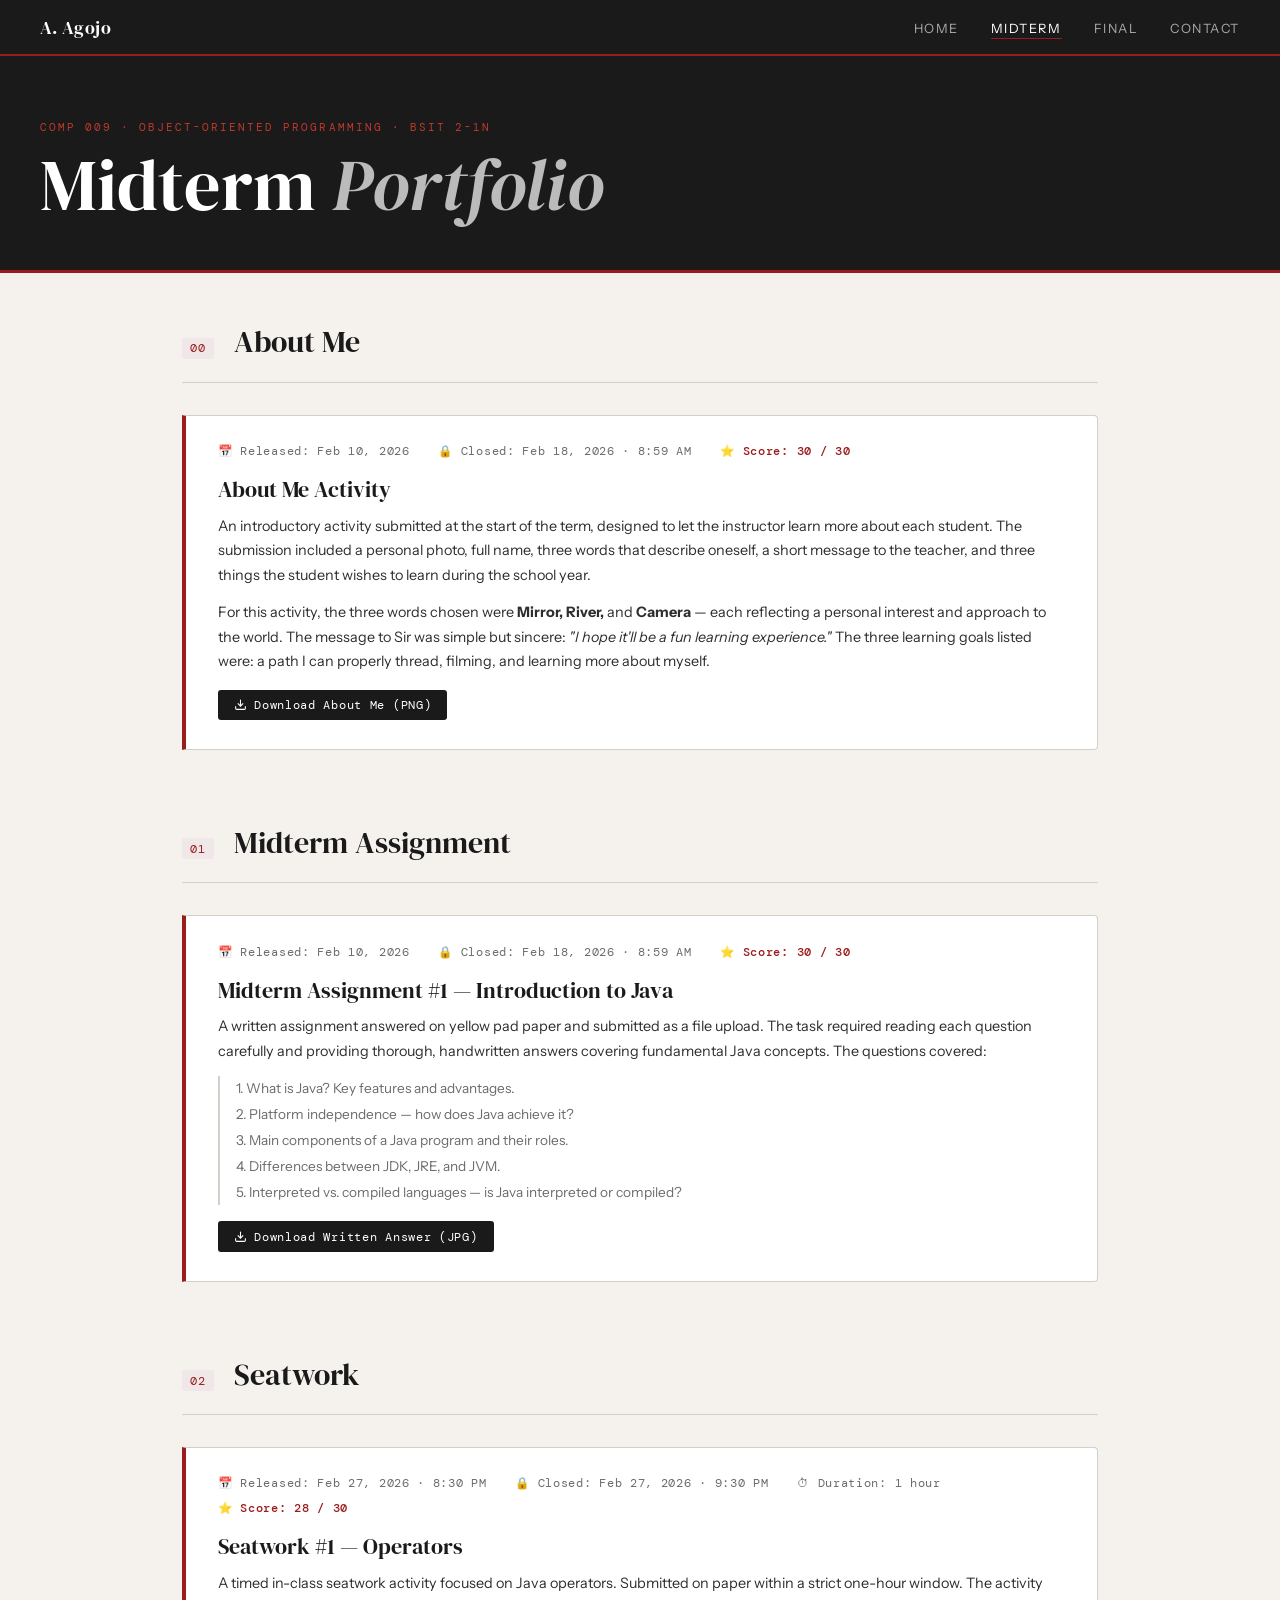
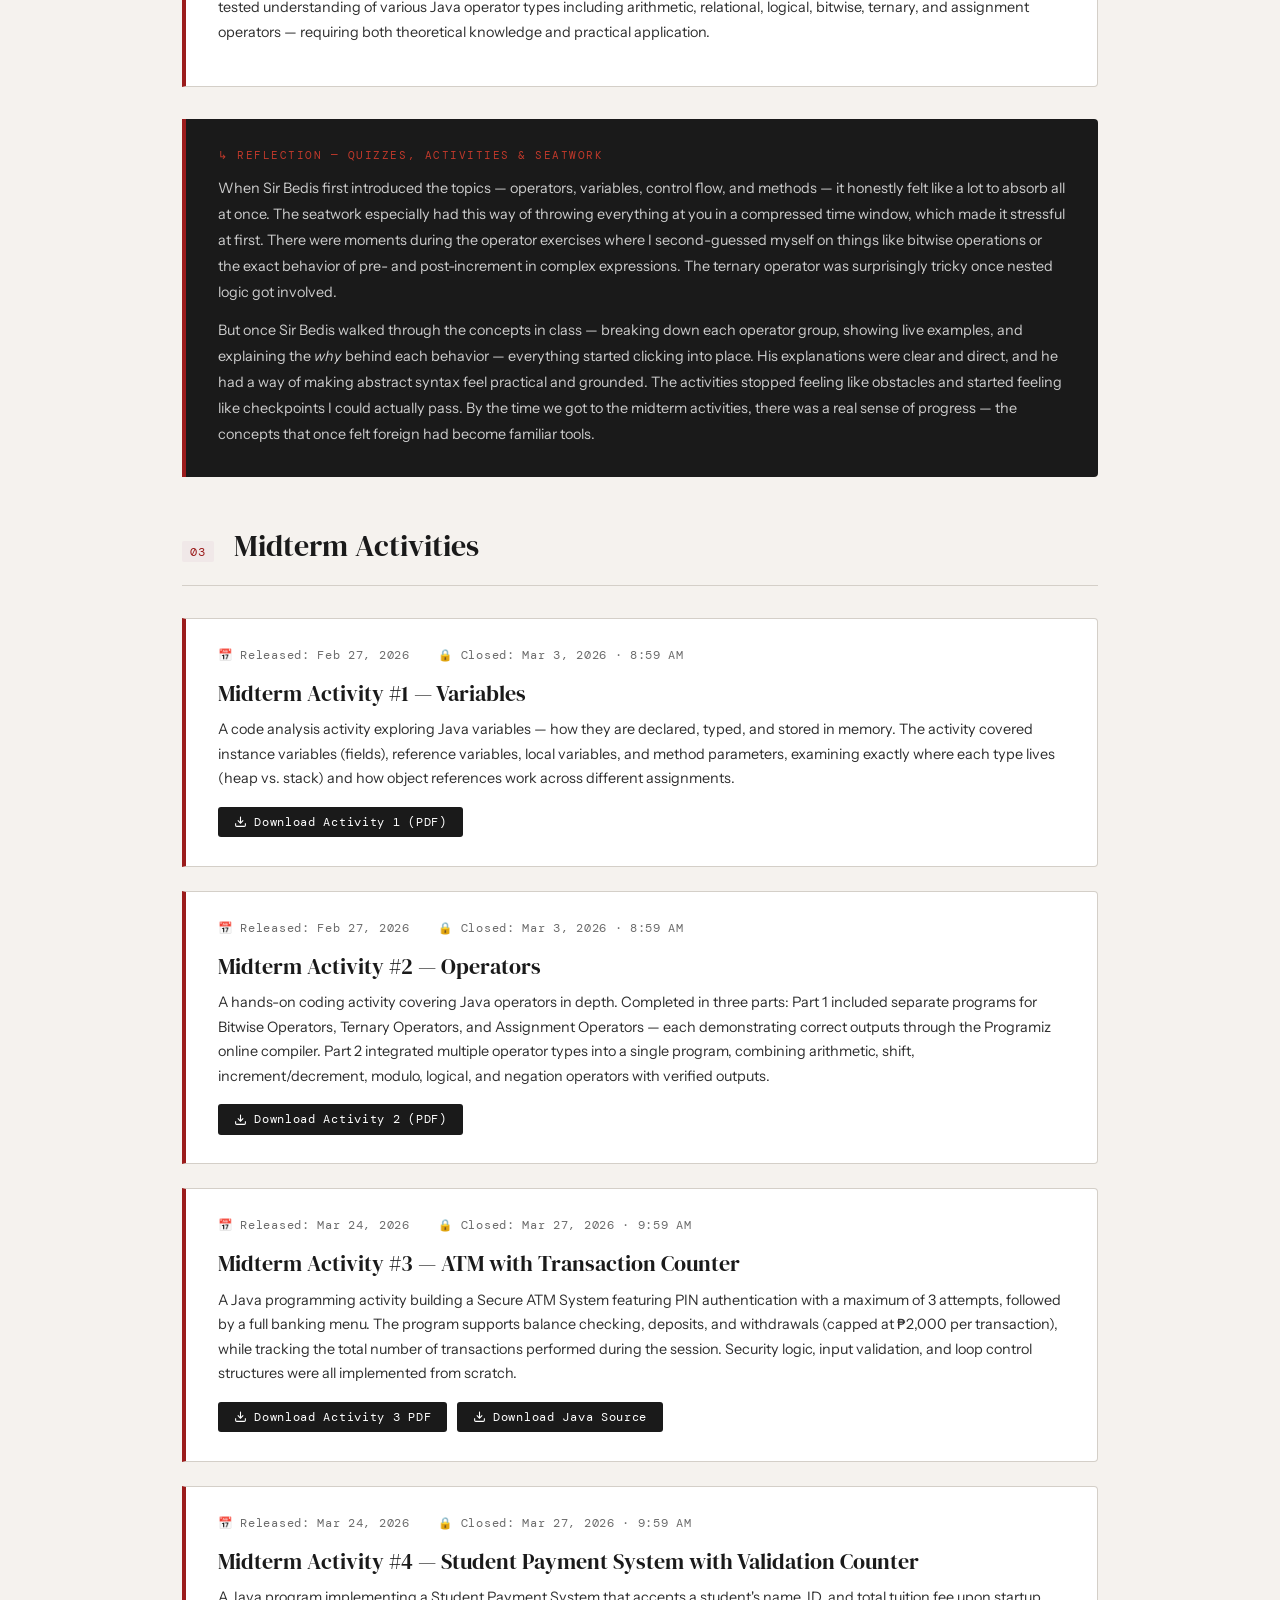
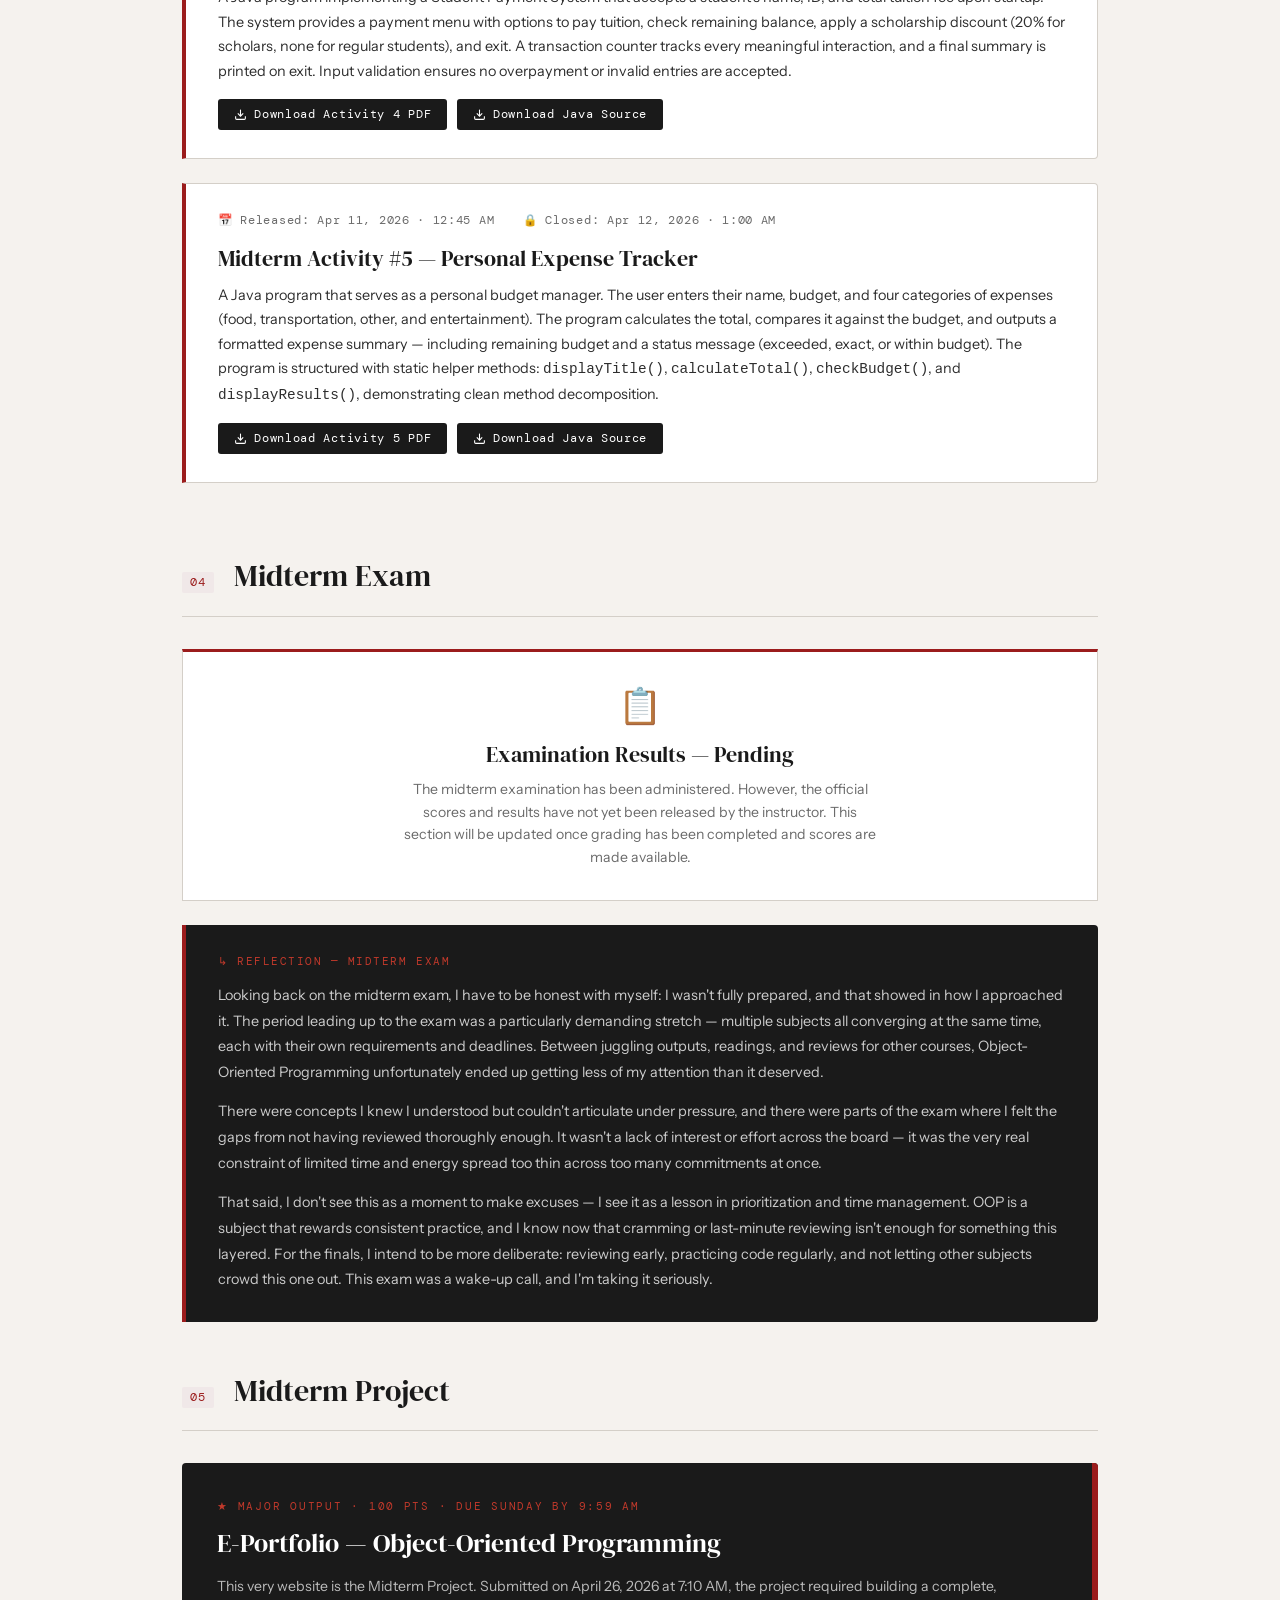
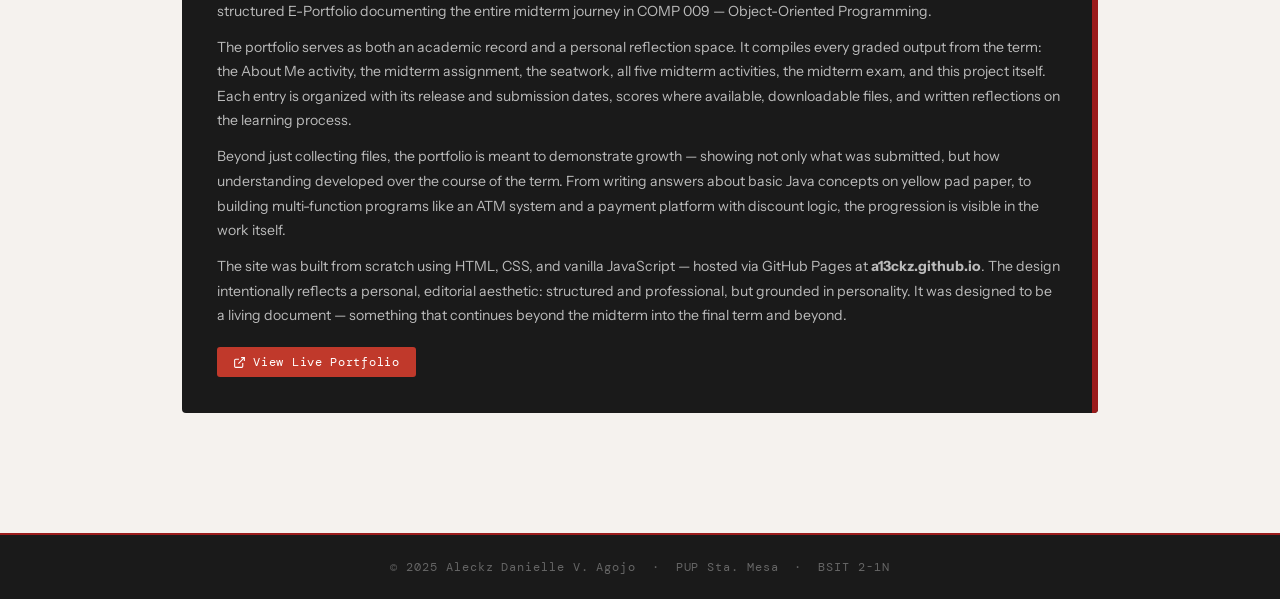
<file: midterm-2.html>
<!DOCTYPE html>
<html lang="en">
<head>
  <meta charset="UTF-8" />
  <meta name="viewport" content="width=device-width, initial-scale=1.0" />
  <title>Midterm — Aleckz Agojo</title>
  <link rel="preconnect" href="https://fonts.googleapis.com" />
  <link rel="preconnect" href="https://fonts.gstatic.com" crossorigin />
  <link href="https://fonts.googleapis.com/css2?family=DM+Serif+Display:ital@0;1&family=DM+Mono:wght@400;500&family=Instrument+Sans:ital,wght@0,400;0,500;0,600;1,400&display=swap" rel="stylesheet" />
  <style>
    :root {
      --red:    #9b1c1c;
      --red-lt: #c0392b;
      --black:  #1a1a1a;
      --grey:   #2e2e2e;
      --muted:  #6b6b6b;
      --paper:  #f5f2ee;
      --white:  #ffffff;
      --border: #d4cfc8;
    }

    *, *::before, *::after { box-sizing: border-box; margin: 0; padding: 0; }

    body {
      font-family: 'Instrument Sans', sans-serif;
      background: var(--paper);
      color: var(--black);
      min-height: 100vh;
    }

    /* ── NAV ── */
    nav {
      position: sticky; top: 0; z-index: 100;
      background: var(--black);
      display: flex; align-items: center; justify-content: space-between;
      padding: 0 2.5rem;
      height: 56px;
      border-bottom: 2px solid var(--red);
    }
    .nav-logo {
      font-family: 'DM Serif Display', serif;
      font-size: 1.15rem;
      color: var(--white);
      text-decoration: none;
      letter-spacing: .02em;
    }
    .nav-links { display: flex; gap: 2rem; list-style: none; }
    .nav-links a {
      color: #aaa;
      text-decoration: none;
      font-size: .8rem;
      letter-spacing: .12em;
      text-transform: uppercase;
      transition: color .2s;
    }
    .nav-links a:hover, .nav-links a.active { color: var(--white); }
    .nav-links a.active { border-bottom: 1px solid var(--red); padding-bottom: 2px; }

    /* ── HERO ── */
    .page-hero {
      background: var(--black);
      color: var(--white);
      padding: 4rem 2.5rem 3rem;
      border-bottom: 3px solid var(--red);
    }
    .page-hero .tag {
      font-family: 'DM Mono', monospace;
      font-size: .7rem;
      letter-spacing: .18em;
      text-transform: uppercase;
      color: var(--red-lt);
      margin-bottom: .8rem;
    }
    .page-hero h1 {
      font-family: 'DM Serif Display', serif;
      font-size: clamp(2.5rem, 6vw, 4.5rem);
      line-height: 1.05;
      font-weight: 400;
    }
    .page-hero h1 em { font-style: italic; color: #bbb; }

    /* ── LAYOUT ── */
    main {
      max-width: 980px;
      margin: 0 auto;
      padding: 0 2rem 6rem;
    }

    /* ── SECTION HEADERS ── */
    .section-head {
      display: flex; align-items: baseline; gap: 1.2rem;
      padding: 3rem 0 1.2rem;
      border-bottom: 1px solid var(--border);
      margin-bottom: 2rem;
    }
    .section-head h2 {
      font-family: 'DM Serif Display', serif;
      font-size: 1.9rem;
      font-weight: 400;
    }
    .section-num {
      font-family: 'DM Mono', monospace;
      font-size: .75rem;
      color: var(--red);
      letter-spacing: .1em;
      background: #f0e8e8;
      padding: .15rem .5rem;
      border-radius: 2px;
    }

    /* ── CARD ── */
    .card {
      background: var(--white);
      border: 1px solid var(--border);
      border-left: 4px solid var(--red);
      padding: 1.8rem 2rem;
      margin-bottom: 1.5rem;
      border-radius: 0 4px 4px 0;
    }
    .card-meta {
      font-family: 'DM Mono', monospace;
      font-size: .72rem;
      color: var(--muted);
      letter-spacing: .06em;
      display: flex; flex-wrap: wrap; gap: .6rem 1.8rem;
      margin-bottom: 1rem;
    }
    .card-meta span { display: flex; align-items: center; gap: .3rem; }
    .card-meta .score {
      color: var(--red);
      font-weight: 500;
    }
    .card h3 {
      font-family: 'DM Serif Display', serif;
      font-size: 1.35rem;
      font-weight: 400;
      margin-bottom: .6rem;
    }
    .card p {
      font-size: .9rem;
      line-height: 1.7;
      color: var(--grey);
      margin-bottom: .8rem;
    }

    /* ── DOWNLOAD BUTTON ── */
    .dl-group { display: flex; flex-wrap: wrap; gap: .6rem; margin-top: 1rem; }
    .dl-btn {
      display: inline-flex; align-items: center; gap: .45rem;
      padding: .45rem 1rem;
      background: var(--black);
      color: var(--white);
      font-family: 'DM Mono', monospace;
      font-size: .73rem;
      letter-spacing: .06em;
      text-decoration: none;
      border-radius: 3px;
      transition: background .2s, transform .15s;
      border: none; cursor: pointer;
    }
    .dl-btn:hover {
      background: var(--red);
      transform: translateY(-1px);
    }
    .dl-btn svg { width: 13px; height: 13px; flex-shrink: 0; }

    /* ── REFLECTION BLOCK ── */
    .reflection {
      background: #1a1a1a;
      color: #e8e2da;
      padding: 1.8rem 2rem;
      margin-top: 2rem;
      border-left: 4px solid var(--red);
      border-radius: 0 4px 4px 0;
    }
    .reflection .label {
      font-family: 'DM Mono', monospace;
      font-size: .68rem;
      letter-spacing: .14em;
      text-transform: uppercase;
      color: var(--red-lt);
      margin-bottom: .9rem;
    }
    .reflection p {
      font-size: .9rem;
      line-height: 1.8;
      color: #ccc;
    }

    /* ── PROJECT HIGHLIGHT ── */
    .project-card {
      background: var(--black);
      color: var(--white);
      padding: 2.2rem 2.2rem;
      border-radius: 4px;
      margin-bottom: 1.5rem;
      position: relative;
      overflow: hidden;
    }
    .project-card::before {
      content: '';
      position: absolute; top: 0; right: 0;
      width: 6px; height: 100%;
      background: var(--red);
    }
    .project-card .tag {
      font-family: 'DM Mono', monospace;
      font-size: .68rem;
      letter-spacing: .16em;
      text-transform: uppercase;
      color: var(--red-lt);
      margin-bottom: .8rem;
    }
    .project-card h3 {
      font-family: 'DM Serif Display', serif;
      font-size: 1.6rem;
      font-weight: 400;
      margin-bottom: .8rem;
    }
    .project-card p {
      font-size: .88rem;
      line-height: 1.75;
      color: #bbb;
      margin-bottom: .7rem;
    }

    /* ── EXAM SEALED ── */
    .exam-sealed {
      background: var(--white);
      border: 1px solid var(--border);
      border-top: 3px solid var(--red);
      padding: 2rem;
      text-align: center;
    }
    .exam-sealed .icon { font-size: 2.2rem; margin-bottom: .8rem; }
    .exam-sealed h3 {
      font-family: 'DM Serif Display', serif;
      font-size: 1.4rem;
      font-weight: 400;
      margin-bottom: .5rem;
    }
    .exam-sealed p {
      font-size: .88rem;
      color: var(--muted);
      line-height: 1.6;
      max-width: 480px;
      margin: 0 auto;
    }

    /* ── DIVIDER ── */
    hr.thin { border: none; border-top: 1px solid var(--border); margin: 1.5rem 0; }

    /* ── FOOTER ── */
    footer {
      background: var(--black);
      color: #666;
      text-align: center;
      padding: 1.6rem;
      font-family: 'DM Mono', monospace;
      font-size: .72rem;
      letter-spacing: .08em;
      border-top: 2px solid var(--red);
    }

    @media (max-width: 600px) {
      nav { padding: 0 1.2rem; }
      .page-hero { padding: 2.5rem 1.2rem 2rem; }
      main { padding: 0 1.2rem 4rem; }
      .card { padding: 1.2rem 1.2rem; }
    }
  </style>
</head>
<body>

<nav>
  <a class="nav-logo" href="index.html">A. Agojo</a>
  <ul class="nav-links">
    <li><a href="index.html">Home</a></li>
    <li><a href="midterm.html" class="active">Midterm</a></li>
    <li><a href="final.html">Final</a></li>
    <li><a href="contact.html">Contact</a></li>
  </ul>
</nav>

<header class="page-hero">
  <p class="tag">COMP 009 · Object-Oriented Programming · BSIT 2-1N</p>
  <h1>Midterm <em>Portfolio</em></h1>
</header>

<main>

  <!-- ══════════════════════════════
       ABOUT ME
  ══════════════════════════════ -->
  <div class="section-head">
    <span class="section-num">00</span>
    <h2>About Me</h2>
  </div>

  <div class="card">
    <div class="card-meta">
      <span>📅 Released: Feb 10, 2026</span>
      <span>🔒 Closed: Feb 18, 2026 · 8:59 AM</span>
      <span class="score">⭐ Score: 30 / 30</span>
    </div>
    <h3>About Me Activity</h3>
    <p>
      An introductory activity submitted at the start of the term, designed to let the instructor learn more about each student. The submission included a personal photo, full name, three words that describe oneself, a short message to the teacher, and three things the student wishes to learn during the school year.
    </p>
    <p>
      For this activity, the three words chosen were <strong>Mirror, River,</strong> and <strong>Camera</strong> — each reflecting a personal interest and approach to the world. The message to Sir was simple but sincere: <em>"I hope it'll be a fun learning experience."</em> The three learning goals listed were: a path I can properly thread, filming, and learning more about myself.
    </p>
    <div class="dl-group">
      <a class="dl-btn" href="About_me__1763915_.png" download>
        <svg viewBox="0 0 24 24" fill="none" stroke="currentColor" stroke-width="2"><path d="M21 15v4a2 2 0 0 1-2 2H5a2 2 0 0 1-2-2v-4"/><polyline points="7 10 12 15 17 10"/><line x1="12" y1="15" x2="12" y2="3"/></svg>
        Download About Me (PNG)
      </a>
    </div>
  </div>


  <!-- ══════════════════════════════
       MIDTERM ASSIGNMENT
  ══════════════════════════════ -->
  <div class="section-head">
    <span class="section-num">01</span>
    <h2>Midterm Assignment</h2>
  </div>

  <div class="card">
    <div class="card-meta">
      <span>📅 Released: Feb 10, 2026</span>
      <span>🔒 Closed: Feb 18, 2026 · 8:59 AM</span>
      <span class="score">⭐ Score: 30 / 30</span>
    </div>
    <h3>Midterm Assignment #1 — Introduction to Java</h3>
    <p>
      A written assignment answered on yellow pad paper and submitted as a file upload. The task required reading each question carefully and providing thorough, handwritten answers covering fundamental Java concepts. The questions covered:
    </p>
    <p style="padding-left:1rem; border-left: 2px solid var(--border); color: var(--muted); font-size:.85rem; line-height:1.9;">
      1. What is Java? Key features and advantages.<br>
      2. Platform independence — how does Java achieve it?<br>
      3. Main components of a Java program and their roles.<br>
      4. Differences between JDK, JRE, and JVM.<br>
      5. Interpreted vs. compiled languages — is Java interpreted or compiled?
    </p>
    <div class="dl-group">
      <a class="dl-btn" href="IMG_20260217_161545_743.jpg" download>
        <svg viewBox="0 0 24 24" fill="none" stroke="currentColor" stroke-width="2"><path d="M21 15v4a2 2 0 0 1-2 2H5a2 2 0 0 1-2-2v-4"/><polyline points="7 10 12 15 17 10"/><line x1="12" y1="15" x2="12" y2="3"/></svg>
        Download Written Answer (JPG)
      </a>
    </div>
  </div>


  <!-- ══════════════════════════════
       SEATWORK
  ══════════════════════════════ -->
  <div class="section-head">
    <span class="section-num">02</span>
    <h2>Seatwork</h2>
  </div>

  <div class="card">
    <div class="card-meta">
      <span>📅 Released: Feb 27, 2026 · 8:30 PM</span>
      <span>🔒 Closed: Feb 27, 2026 · 9:30 PM</span>
      <span>⏱ Duration: 1 hour</span>
      <span class="score">⭐ Score: 28 / 30</span>
    </div>
    <h3>Seatwork #1 — Operators</h3>
    <p>
      A timed in-class seatwork activity focused on Java operators. Submitted on paper within a strict one-hour window. The activity tested understanding of various Java operator types including arithmetic, relational, logical, bitwise, ternary, and assignment operators — requiring both theoretical knowledge and practical application.
    </p>
  </div>

  <div class="reflection">
    <div class="label">↳ Reflection — Quizzes, Activities & Seatwork</div>
    <p>
      When Sir Bedis first introduced the topics — operators, variables, control flow, and methods — it honestly felt like a lot to absorb all at once. The seatwork especially had this way of throwing everything at you in a compressed time window, which made it stressful at first. There were moments during the operator exercises where I second-guessed myself on things like bitwise operations or the exact behavior of pre- and post-increment in complex expressions. The ternary operator was surprisingly tricky once nested logic got involved.
    </p>
    <p style="margin-top:.8rem;">
      But once Sir Bedis walked through the concepts in class — breaking down each operator group, showing live examples, and explaining the <em>why</em> behind each behavior — everything started clicking into place. His explanations were clear and direct, and he had a way of making abstract syntax feel practical and grounded. The activities stopped feeling like obstacles and started feeling like checkpoints I could actually pass. By the time we got to the midterm activities, there was a real sense of progress — the concepts that once felt foreign had become familiar tools.
    </p>
  </div>


  <!-- ══════════════════════════════
       MIDTERM ACTIVITIES
  ══════════════════════════════ -->
  <div class="section-head">
    <span class="section-num">03</span>
    <h2>Midterm Activities</h2>
  </div>

  <!-- Activity 1 -->
  <div class="card">
    <div class="card-meta">
      <span>📅 Released: Feb 27, 2026</span>
      <span>🔒 Closed: Mar 3, 2026 · 8:59 AM</span>
    </div>
    <h3>Midterm Activity #1 — Variables</h3>
    <p>
      A code analysis activity exploring Java variables — how they are declared, typed, and stored in memory. The activity covered instance variables (fields), reference variables, local variables, and method parameters, examining exactly where each type lives (heap vs. stack) and how object references work across different assignments.
    </p>
    <div class="dl-group">
      <a class="dl-btn" href="BSIT2-1N_Agojo_AleckzDanielle_CodeAnalysisActivity_1.pdf" download>
        <svg viewBox="0 0 24 24" fill="none" stroke="currentColor" stroke-width="2"><path d="M21 15v4a2 2 0 0 1-2 2H5a2 2 0 0 1-2-2v-4"/><polyline points="7 10 12 15 17 10"/><line x1="12" y1="15" x2="12" y2="3"/></svg>
        Download Activity 1 (PDF)
      </a>
    </div>
  </div>

  <!-- Activity 2 -->
  <div class="card">
    <div class="card-meta">
      <span>📅 Released: Feb 27, 2026</span>
      <span>🔒 Closed: Mar 3, 2026 · 8:59 AM</span>
    </div>
    <h3>Midterm Activity #2 — Operators</h3>
    <p>
      A hands-on coding activity covering Java operators in depth. Completed in three parts: Part 1 included separate programs for Bitwise Operators, Ternary Operators, and Assignment Operators — each demonstrating correct outputs through the Programiz online compiler. Part 2 integrated multiple operator types into a single program, combining arithmetic, shift, increment/decrement, modulo, logical, and negation operators with verified outputs.
    </p>
    <div class="dl-group">
      <a class="dl-btn" href="BSIT2-1N_Agojo_AleckzDanielle_OperatorsActivity_2.pdf" download>
        <svg viewBox="0 0 24 24" fill="none" stroke="currentColor" stroke-width="2"><path d="M21 15v4a2 2 0 0 1-2 2H5a2 2 0 0 1-2-2v-4"/><polyline points="7 10 12 15 17 10"/><line x1="12" y1="15" x2="12" y2="3"/></svg>
        Download Activity 2 (PDF)
      </a>
    </div>
  </div>

  <!-- Activity 3 -->
  <div class="card">
    <div class="card-meta">
      <span>📅 Released: Mar 24, 2026</span>
      <span>🔒 Closed: Mar 27, 2026 · 9:59 AM</span>
    </div>
    <h3>Midterm Activity #3 — ATM with Transaction Counter</h3>
    <p>
      A Java programming activity building a Secure ATM System featuring PIN authentication with a maximum of 3 attempts, followed by a full banking menu. The program supports balance checking, deposits, and withdrawals (capped at ₱2,000 per transaction), while tracking the total number of transactions performed during the session. Security logic, input validation, and loop control structures were all implemented from scratch.
    </p>
    <div class="dl-group">
      <a class="dl-btn" href="BSIT2-1N_Agojo_AleckzDanielle_MidtermActvity_3.pdf" download>
        <svg viewBox="0 0 24 24" fill="none" stroke="currentColor" stroke-width="2"><path d="M21 15v4a2 2 0 0 1-2 2H5a2 2 0 0 1-2-2v-4"/><polyline points="7 10 12 15 17 10"/><line x1="12" y1="15" x2="12" y2="3"/></svg>
        Download Activity 3 PDF
      </a>
      <a class="dl-btn" href="SecureATMSystemAgojo.java" download>
        <svg viewBox="0 0 24 24" fill="none" stroke="currentColor" stroke-width="2"><path d="M21 15v4a2 2 0 0 1-2 2H5a2 2 0 0 1-2-2v-4"/><polyline points="7 10 12 15 17 10"/><line x1="12" y1="15" x2="12" y2="3"/></svg>
        Download Java Source
      </a>
    </div>
  </div>

  <!-- Activity 4 -->
  <div class="card">
    <div class="card-meta">
      <span>📅 Released: Mar 24, 2026</span>
      <span>🔒 Closed: Mar 27, 2026 · 9:59 AM</span>
    </div>
    <h3>Midterm Activity #4 — Student Payment System with Validation Counter</h3>
    <p>
      A Java program implementing a Student Payment System that accepts a student's name, ID, and total tuition fee upon startup. The system provides a payment menu with options to pay tuition, check remaining balance, apply a scholarship discount (20% for scholars, none for regular students), and exit. A transaction counter tracks every meaningful interaction, and a final summary is printed on exit. Input validation ensures no overpayment or invalid entries are accepted.
    </p>
    <div class="dl-group">
      <a class="dl-btn" href="BSIT2-1N_Agojo_AleckzDanielle_MidtermActvity_4.pdf" download>
        <svg viewBox="0 0 24 24" fill="none" stroke="currentColor" stroke-width="2"><path d="M21 15v4a2 2 0 0 1-2 2H5a2 2 0 0 1-2-2v-4"/><polyline points="7 10 12 15 17 10"/><line x1="12" y1="15" x2="12" y2="3"/></svg>
        Download Activity 4 PDF
      </a>
      <a class="dl-btn" href="StudentPaymentSystemAgojo.java" download>
        <svg viewBox="0 0 24 24" fill="none" stroke="currentColor" stroke-width="2"><path d="M21 15v4a2 2 0 0 1-2 2H5a2 2 0 0 1-2-2v-4"/><polyline points="7 10 12 15 17 10"/><line x1="12" y1="15" x2="12" y2="3"/></svg>
        Download Java Source
      </a>
    </div>
  </div>

  <!-- Activity 5 -->
  <div class="card">
    <div class="card-meta">
      <span>📅 Released: Apr 11, 2026 · 12:45 AM</span>
      <span>🔒 Closed: Apr 12, 2026 · 1:00 AM</span>
    </div>
    <h3>Midterm Activity #5 — Personal Expense Tracker</h3>
    <p>
      A Java program that serves as a personal budget manager. The user enters their name, budget, and four categories of expenses (food, transportation, other, and entertainment). The program calculates the total, compares it against the budget, and outputs a formatted expense summary — including remaining budget and a status message (exceeded, exact, or within budget). The program is structured with static helper methods: <code>displayTitle()</code>, <code>calculateTotal()</code>, <code>checkBudget()</code>, and <code>displayResults()</code>, demonstrating clean method decomposition.
    </p>
    <div class="dl-group">
      <a class="dl-btn" href="ExpenseTrackerAgojo.pdf" download>
        <svg viewBox="0 0 24 24" fill="none" stroke="currentColor" stroke-width="2"><path d="M21 15v4a2 2 0 0 1-2 2H5a2 2 0 0 1-2-2v-4"/><polyline points="7 10 12 15 17 10"/><line x1="12" y1="15" x2="12" y2="3"/></svg>
        Download Activity 5 PDF
      </a>
      <a class="dl-btn" href="ExpenseTrackerAgojo.java" download>
        <svg viewBox="0 0 24 24" fill="none" stroke="currentColor" stroke-width="2"><path d="M21 15v4a2 2 0 0 1-2 2H5a2 2 0 0 1-2-2v-4"/><polyline points="7 10 12 15 17 10"/><line x1="12" y1="15" x2="12" y2="3"/></svg>
        Download Java Source
      </a>
    </div>
  </div>


  <!-- ══════════════════════════════
       MIDTERM EXAM
  ══════════════════════════════ -->
  <div class="section-head">
    <span class="section-num">04</span>
    <h2>Midterm Exam</h2>
  </div>

  <div class="exam-sealed">
    <div class="icon">📋</div>
    <h3>Examination Results — Pending</h3>
    <p>
      The midterm examination has been administered. However, the official scores and results have not yet been released by the instructor. This section will be updated once grading has been completed and scores are made available.
    </p>
  </div>

  <div class="reflection" style="margin-top: 1.5rem;">
    <div class="label">↳ Reflection — Midterm Exam</div>
    <p>
      Looking back on the midterm exam, I have to be honest with myself: I wasn't fully prepared, and that showed in how I approached it. The period leading up to the exam was a particularly demanding stretch — multiple subjects all converging at the same time, each with their own requirements and deadlines. Between juggling outputs, readings, and reviews for other courses, Object-Oriented Programming unfortunately ended up getting less of my attention than it deserved.
    </p>
    <p style="margin-top:.8rem;">
      There were concepts I knew I understood but couldn't articulate under pressure, and there were parts of the exam where I felt the gaps from not having reviewed thoroughly enough. It wasn't a lack of interest or effort across the board — it was the very real constraint of limited time and energy spread too thin across too many commitments at once.
    </p>
    <p style="margin-top:.8rem;">
      That said, I don't see this as a moment to make excuses — I see it as a lesson in prioritization and time management. OOP is a subject that rewards consistent practice, and I know now that cramming or last-minute reviewing isn't enough for something this layered. For the finals, I intend to be more deliberate: reviewing early, practicing code regularly, and not letting other subjects crowd this one out. This exam was a wake-up call, and I'm taking it seriously.
    </p>
  </div>


  <!-- ══════════════════════════════
       MIDTERM PROJECT
  ══════════════════════════════ -->
  <div class="section-head">
    <span class="section-num">05</span>
    <h2>Midterm Project</h2>
  </div>

  <div class="project-card">
    <div class="tag">★ MAJOR OUTPUT · 100 PTS · DUE SUNDAY BY 9:59 AM</div>
    <h3>E-Portfolio — Object-Oriented Programming</h3>
    <p>
      This very website is the Midterm Project. Submitted on April 26, 2026 at 7:10 AM, the project required building a complete, structured E-Portfolio documenting the entire midterm journey in COMP 009 — Object-Oriented Programming.
    </p>
    <p>
      The portfolio serves as both an academic record and a personal reflection space. It compiles every graded output from the term: the About Me activity, the midterm assignment, the seatwork, all five midterm activities, the midterm exam, and this project itself. Each entry is organized with its release and submission dates, scores where available, downloadable files, and written reflections on the learning process.
    </p>
    <p>
      Beyond just collecting files, the portfolio is meant to demonstrate growth — showing not only what was submitted, but how understanding developed over the course of the term. From writing answers about basic Java concepts on yellow pad paper, to building multi-function programs like an ATM system and a payment platform with discount logic, the progression is visible in the work itself.
    </p>
    <p>
      The site was built from scratch using HTML, CSS, and vanilla JavaScript — hosted via GitHub Pages at <strong>a13ckz.github.io</strong>. The design intentionally reflects a personal, editorial aesthetic: structured and professional, but grounded in personality. It was designed to be a living document — something that continues beyond the midterm into the final term and beyond.
    </p>
    <div class="dl-group" style="margin-top:1.2rem;">
      <a class="dl-btn" href="https://a13ckz.github.io" target="_blank" style="background:#c0392b;">
        <svg viewBox="0 0 24 24" fill="none" stroke="currentColor" stroke-width="2"><path d="M18 13v6a2 2 0 0 1-2 2H5a2 2 0 0 1-2-2V8a2 2 0 0 1 2-2h6"/><polyline points="15 3 21 3 21 9"/><line x1="10" y1="14" x2="21" y2="3"/></svg>
        View Live Portfolio
      </a>
    </div>
  </div>

</main>

<footer>
  © 2025 Aleckz Danielle V. Agojo &nbsp;·&nbsp; PUP Sta. Mesa &nbsp;·&nbsp; BSIT 2-1N
</footer>

</body>
</html>
</file>
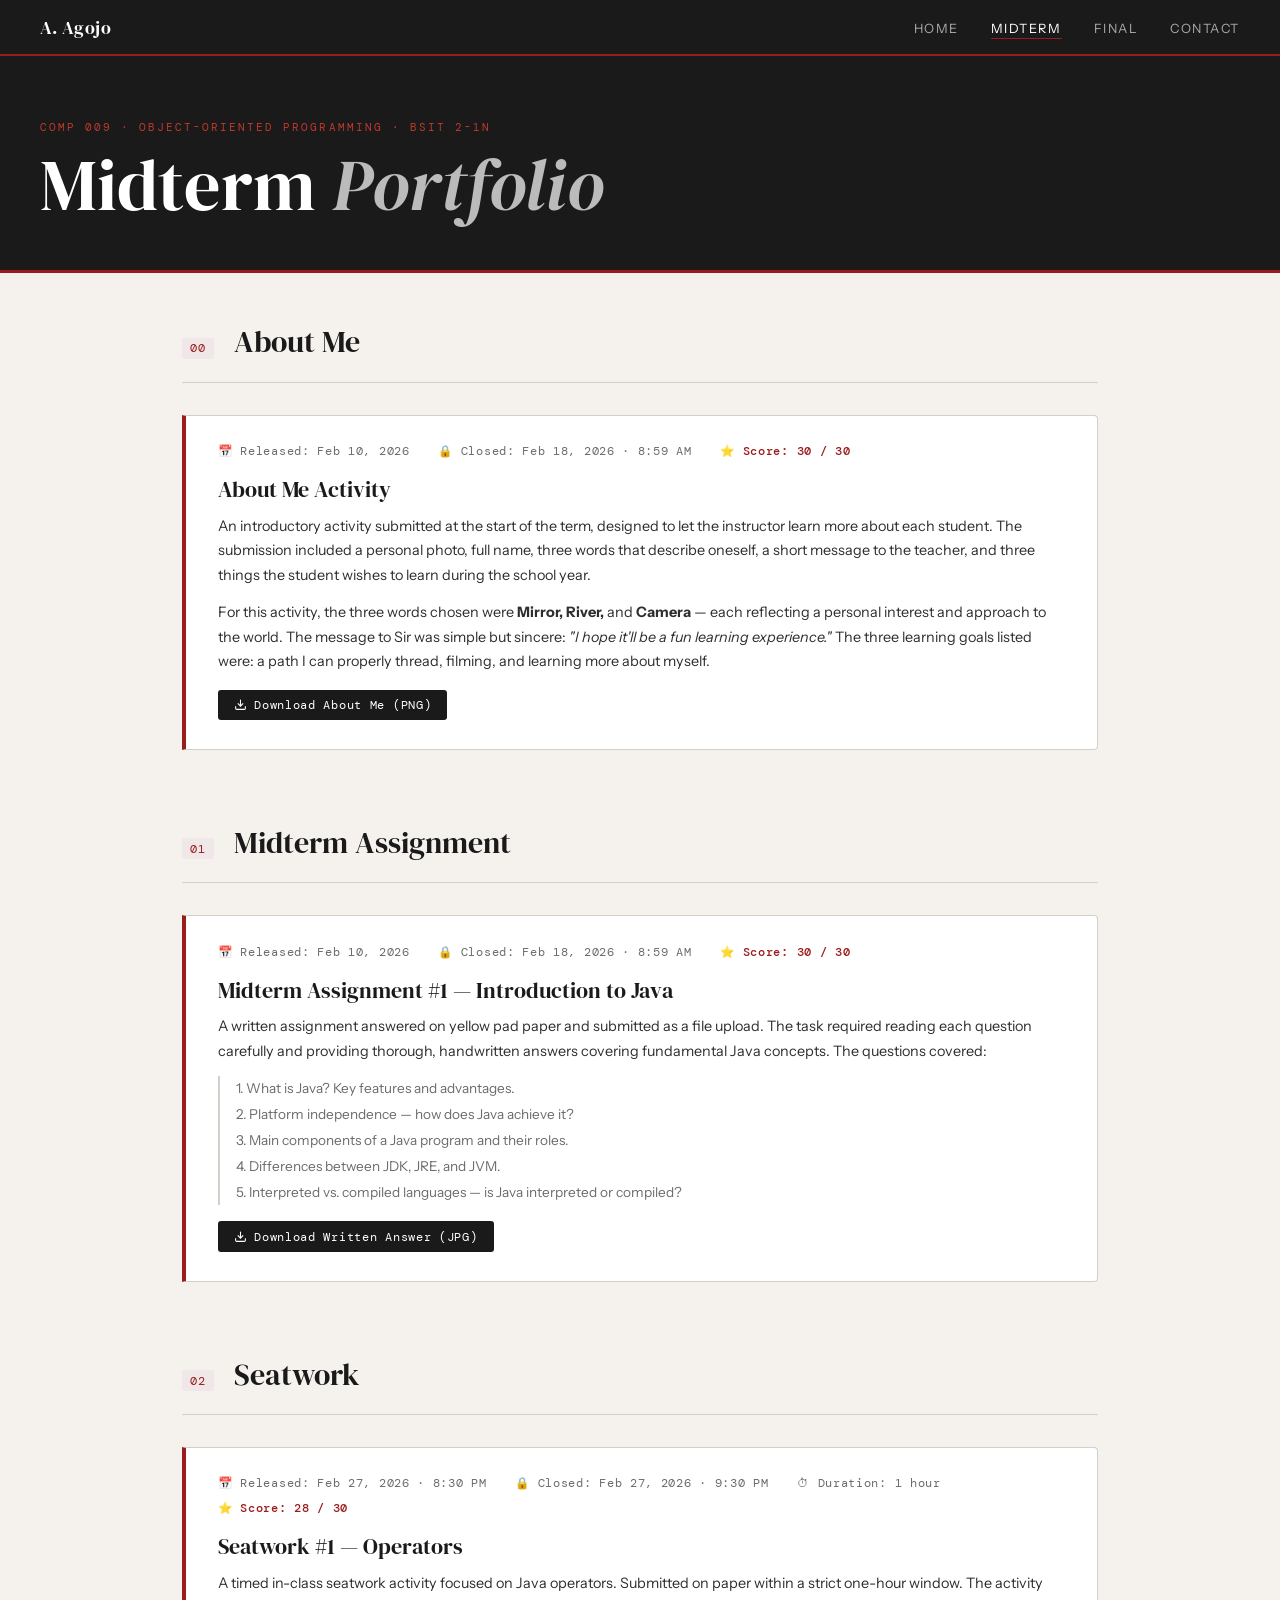
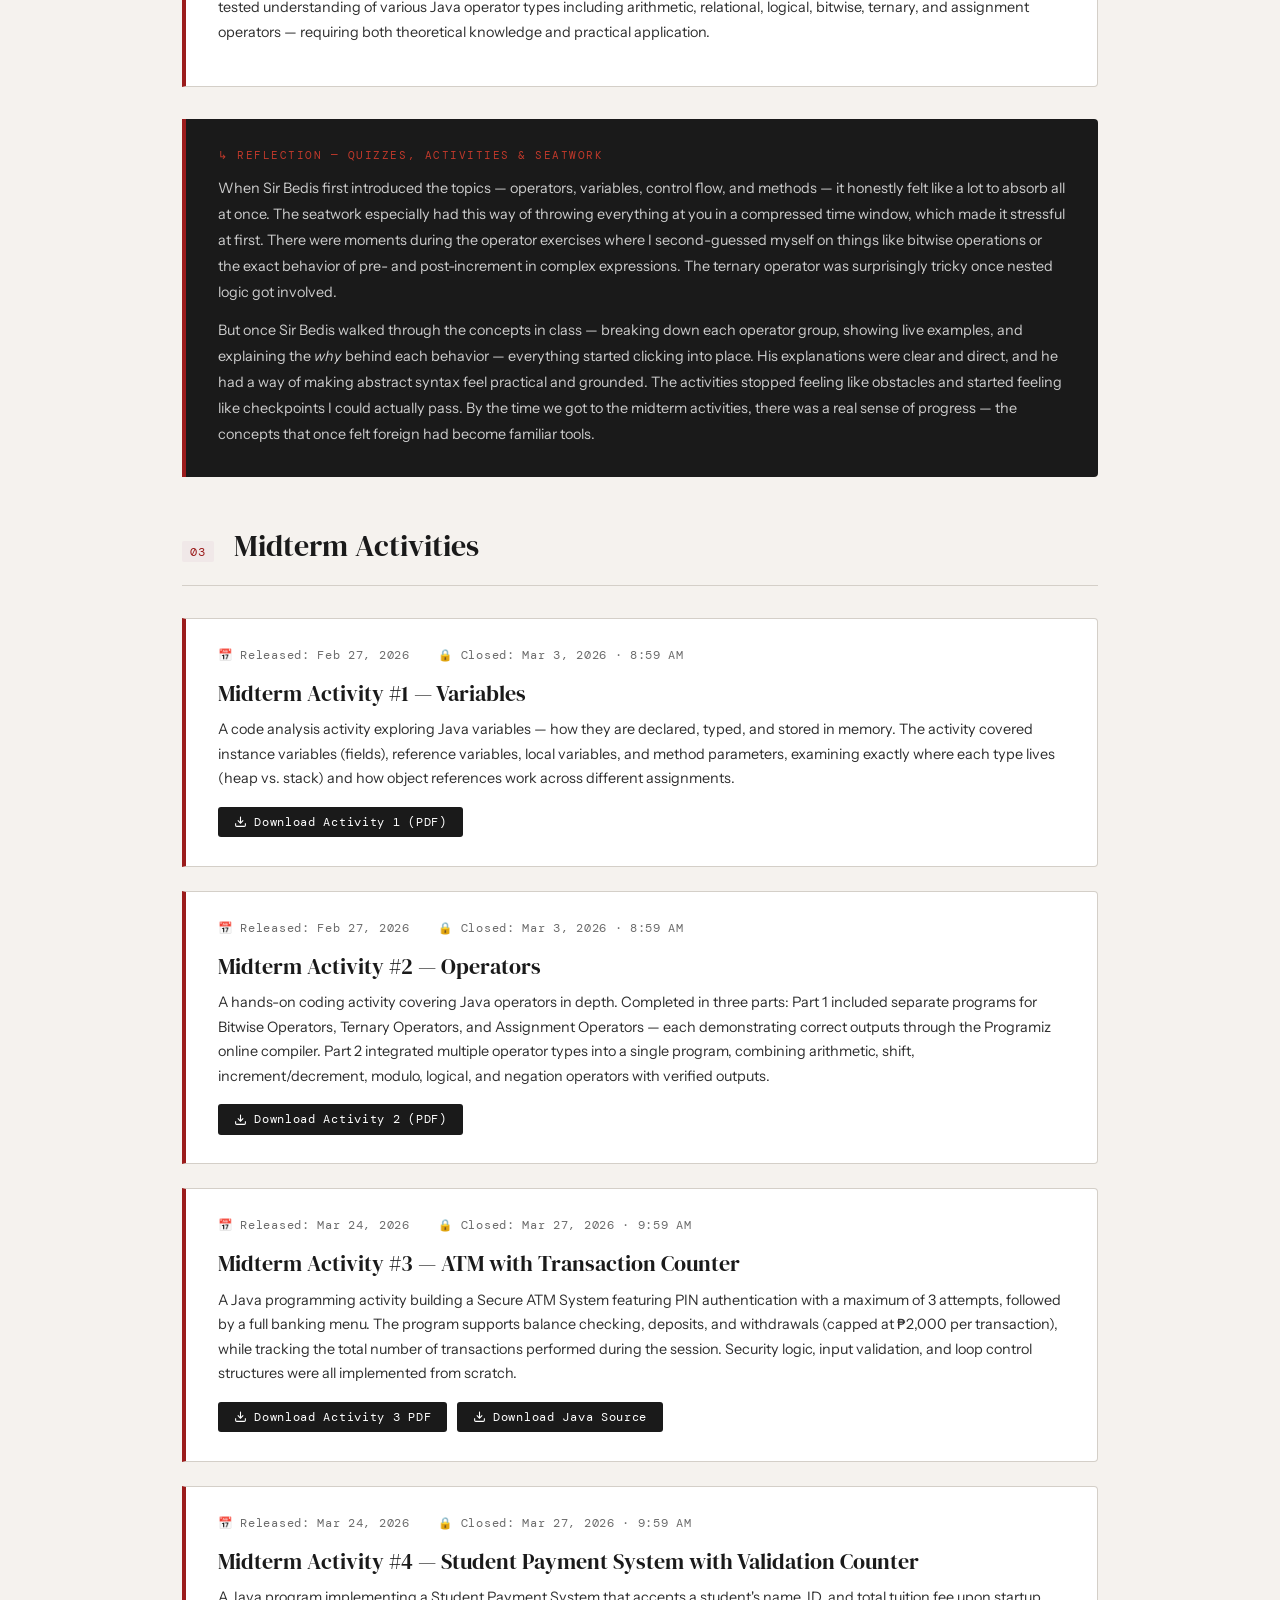
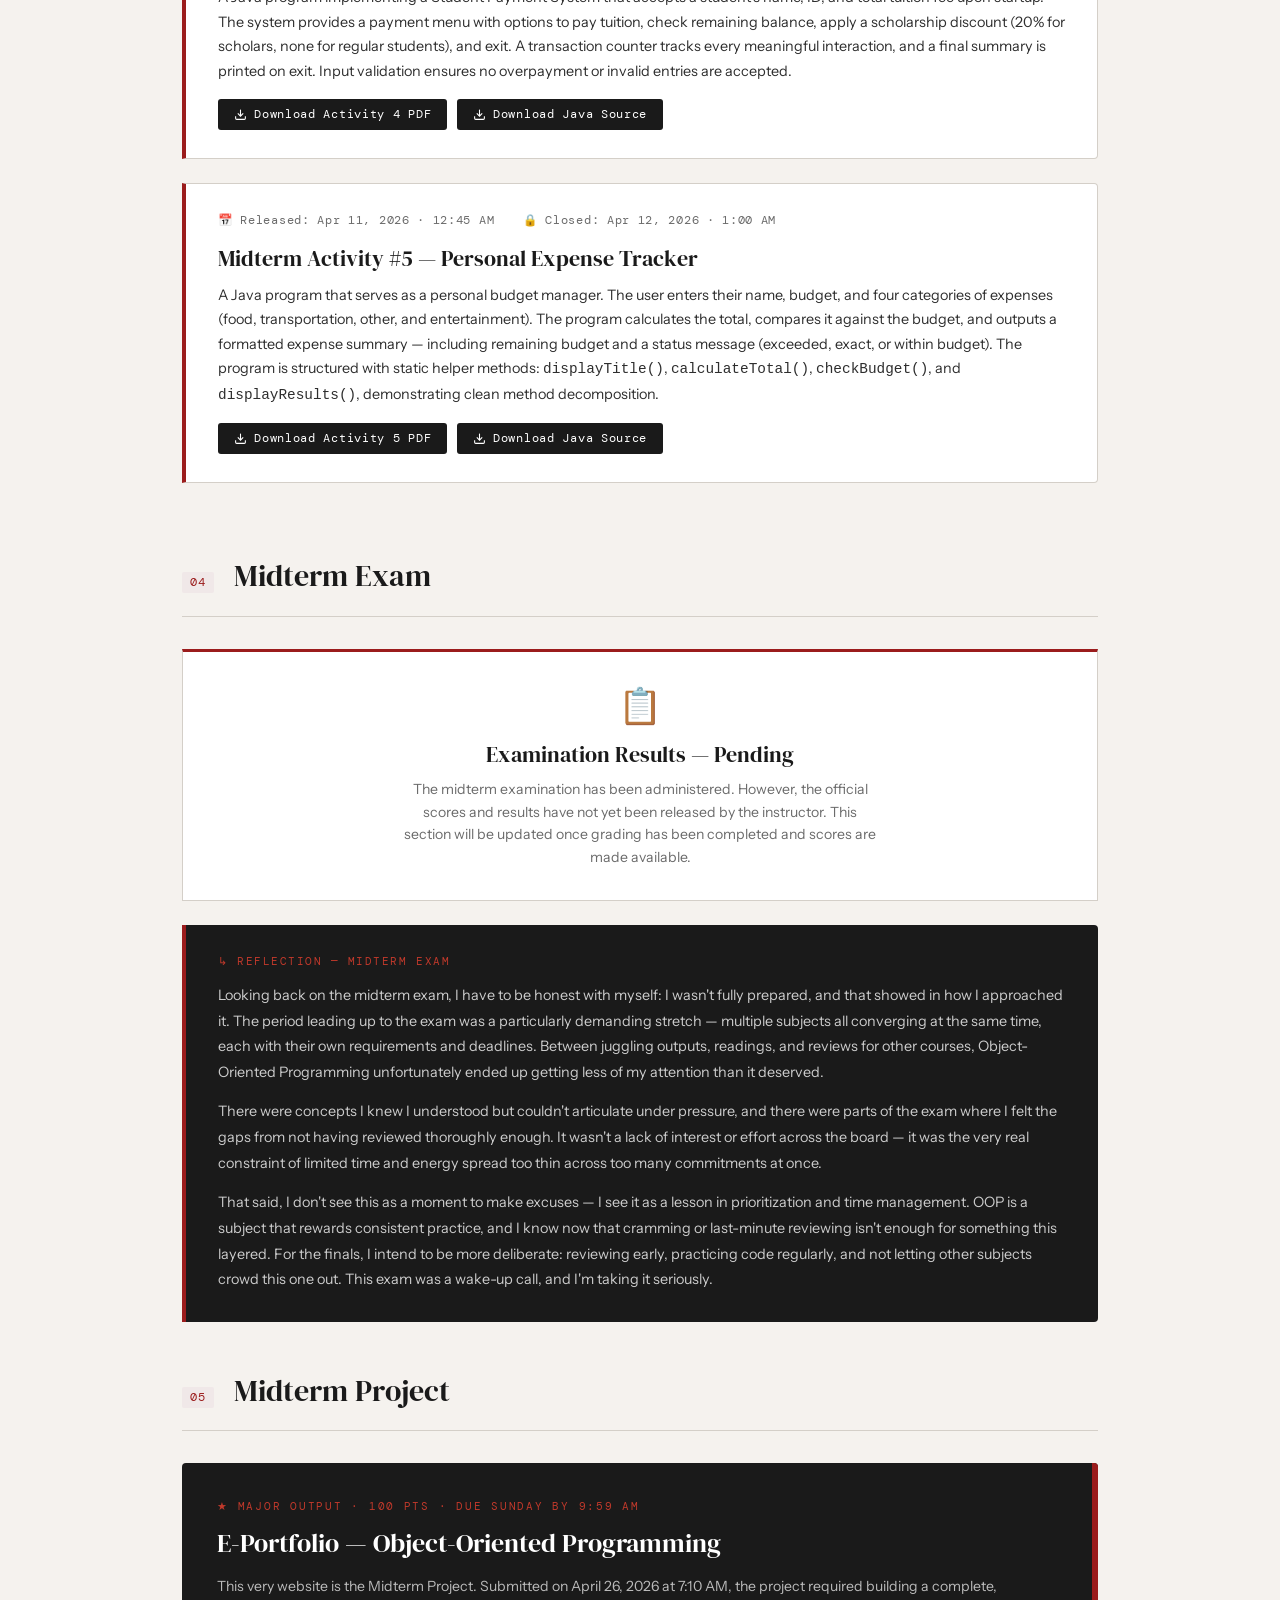
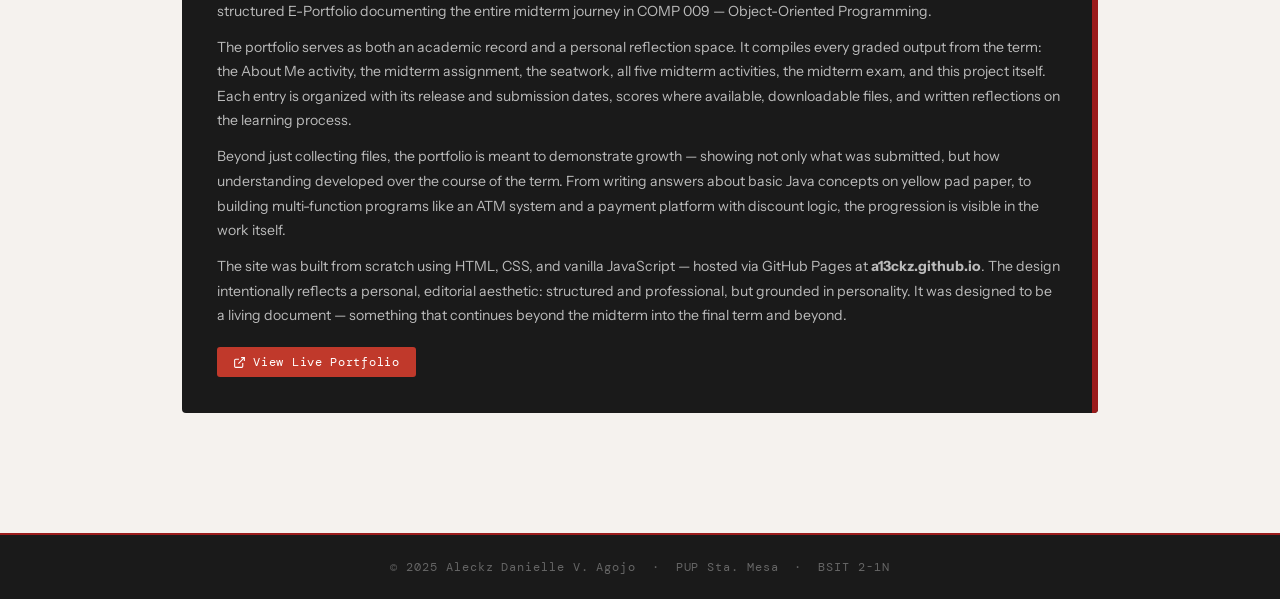
<file: midterm-3.html>
<!DOCTYPE html>
<html lang="en">
<head>
  <meta charset="UTF-8" />
  <meta name="viewport" content="width=device-width, initial-scale=1.0" />
  <title>Midterm — Aleckz Agojo</title>
  <link rel="preconnect" href="https://fonts.googleapis.com" />
  <link rel="preconnect" href="https://fonts.gstatic.com" crossorigin />
  <link href="https://fonts.googleapis.com/css2?family=DM+Serif+Display:ital@0;1&family=DM+Mono:wght@400;500&family=Instrument+Sans:ital,wght@0,400;0,500;0,600;1,400&display=swap" rel="stylesheet" />
  <style>
    :root {
      --red:    #9b1c1c;
      --red-lt: #c0392b;
      --black:  #1a1a1a;
      --grey:   #2e2e2e;
      --muted:  #6b6b6b;
      --paper:  #f5f2ee;
      --white:  #ffffff;
      --border: #d4cfc8;
    }

    *, *::before, *::after { box-sizing: border-box; margin: 0; padding: 0; }

    body {
      font-family: 'Instrument Sans', sans-serif;
      background: var(--paper);
      color: var(--black);
      min-height: 100vh;
    }

    /* ── NAV ── */
    nav {
      position: sticky; top: 0; z-index: 100;
      background: var(--black);
      display: flex; align-items: center; justify-content: space-between;
      padding: 0 2.5rem;
      height: 56px;
      border-bottom: 2px solid var(--red);
    }
    .nav-logo {
      font-family: 'DM Serif Display', serif;
      font-size: 1.15rem;
      color: var(--white);
      text-decoration: none;
      letter-spacing: .02em;
    }
    .nav-links { display: flex; gap: 2rem; list-style: none; }
    .nav-links a {
      color: #aaa;
      text-decoration: none;
      font-size: .8rem;
      letter-spacing: .12em;
      text-transform: uppercase;
      transition: color .2s;
    }
    .nav-links a:hover, .nav-links a.active { color: var(--white); }
    .nav-links a.active { border-bottom: 1px solid var(--red); padding-bottom: 2px; }

    /* ── HERO ── */
    .page-hero {
      background: var(--black);
      color: var(--white);
      padding: 4rem 2.5rem 3rem;
      border-bottom: 3px solid var(--red);
    }
    .page-hero .tag {
      font-family: 'DM Mono', monospace;
      font-size: .7rem;
      letter-spacing: .18em;
      text-transform: uppercase;
      color: var(--red-lt);
      margin-bottom: .8rem;
    }
    .page-hero h1 {
      font-family: 'DM Serif Display', serif;
      font-size: clamp(2.5rem, 6vw, 4.5rem);
      line-height: 1.05;
      font-weight: 400;
    }
    .page-hero h1 em { font-style: italic; color: #bbb; }

    /* ── LAYOUT ── */
    main {
      max-width: 980px;
      margin: 0 auto;
      padding: 0 2rem 6rem;
    }

    /* ── SECTION HEADERS ── */
    .section-head {
      display: flex; align-items: baseline; gap: 1.2rem;
      padding: 3rem 0 1.2rem;
      border-bottom: 1px solid var(--border);
      margin-bottom: 2rem;
    }
    .section-head h2 {
      font-family: 'DM Serif Display', serif;
      font-size: 1.9rem;
      font-weight: 400;
    }
    .section-num {
      font-family: 'DM Mono', monospace;
      font-size: .75rem;
      color: var(--red);
      letter-spacing: .1em;
      background: #f0e8e8;
      padding: .15rem .5rem;
      border-radius: 2px;
    }

    /* ── CARD ── */
    .card {
      background: var(--white);
      border: 1px solid var(--border);
      border-left: 4px solid var(--red);
      padding: 1.8rem 2rem;
      margin-bottom: 1.5rem;
      border-radius: 0 4px 4px 0;
    }
    .card-meta {
      font-family: 'DM Mono', monospace;
      font-size: .72rem;
      color: var(--muted);
      letter-spacing: .06em;
      display: flex; flex-wrap: wrap; gap: .6rem 1.8rem;
      margin-bottom: 1rem;
    }
    .card-meta span { display: flex; align-items: center; gap: .3rem; }
    .card-meta .score {
      color: var(--red);
      font-weight: 500;
    }
    .card h3 {
      font-family: 'DM Serif Display', serif;
      font-size: 1.35rem;
      font-weight: 400;
      margin-bottom: .6rem;
    }
    .card p {
      font-size: .9rem;
      line-height: 1.7;
      color: var(--grey);
      margin-bottom: .8rem;
    }

    /* ── DOWNLOAD BUTTON ── */
    .dl-group { display: flex; flex-wrap: wrap; gap: .6rem; margin-top: 1rem; }
    .dl-btn {
      display: inline-flex; align-items: center; gap: .45rem;
      padding: .45rem 1rem;
      background: var(--black);
      color: var(--white);
      font-family: 'DM Mono', monospace;
      font-size: .73rem;
      letter-spacing: .06em;
      text-decoration: none;
      border-radius: 3px;
      transition: background .2s, transform .15s;
      border: none; cursor: pointer;
    }
    .dl-btn:hover {
      background: var(--red);
      transform: translateY(-1px);
    }
    .dl-btn svg { width: 13px; height: 13px; flex-shrink: 0; }

    /* ── REFLECTION BLOCK ── */
    .reflection {
      background: #1a1a1a;
      color: #e8e2da;
      padding: 1.8rem 2rem;
      margin-top: 2rem;
      border-left: 4px solid var(--red);
      border-radius: 0 4px 4px 0;
    }
    .reflection .label {
      font-family: 'DM Mono', monospace;
      font-size: .68rem;
      letter-spacing: .14em;
      text-transform: uppercase;
      color: var(--red-lt);
      margin-bottom: .9rem;
    }
    .reflection p {
      font-size: .9rem;
      line-height: 1.8;
      color: #ccc;
    }

    /* ── PROJECT HIGHLIGHT ── */
    .project-card {
      background: var(--black);
      color: var(--white);
      padding: 2.2rem 2.2rem;
      border-radius: 4px;
      margin-bottom: 1.5rem;
      position: relative;
      overflow: hidden;
    }
    .project-card::before {
      content: '';
      position: absolute; top: 0; right: 0;
      width: 6px; height: 100%;
      background: var(--red);
    }
    .project-card .tag {
      font-family: 'DM Mono', monospace;
      font-size: .68rem;
      letter-spacing: .16em;
      text-transform: uppercase;
      color: var(--red-lt);
      margin-bottom: .8rem;
    }
    .project-card h3 {
      font-family: 'DM Serif Display', serif;
      font-size: 1.6rem;
      font-weight: 400;
      margin-bottom: .8rem;
    }
    .project-card p {
      font-size: .88rem;
      line-height: 1.75;
      color: #bbb;
      margin-bottom: .7rem;
    }

    /* ── EXAM SEALED ── */
    .exam-sealed {
      background: var(--white);
      border: 1px solid var(--border);
      border-top: 3px solid var(--red);
      padding: 2rem;
      text-align: center;
    }
    .exam-sealed .icon { font-size: 2.2rem; margin-bottom: .8rem; }
    .exam-sealed h3 {
      font-family: 'DM Serif Display', serif;
      font-size: 1.4rem;
      font-weight: 400;
      margin-bottom: .5rem;
    }
    .exam-sealed p {
      font-size: .88rem;
      color: var(--muted);
      line-height: 1.6;
      max-width: 480px;
      margin: 0 auto;
    }

    /* ── DIVIDER ── */
    hr.thin { border: none; border-top: 1px solid var(--border); margin: 1.5rem 0; }

    /* ── FOOTER ── */
    footer {
      background: var(--black);
      color: #666;
      text-align: center;
      padding: 1.6rem;
      font-family: 'DM Mono', monospace;
      font-size: .72rem;
      letter-spacing: .08em;
      border-top: 2px solid var(--red);
    }

    @media (max-width: 600px) {
      nav { padding: 0 1.2rem; }
      .page-hero { padding: 2.5rem 1.2rem 2rem; }
      main { padding: 0 1.2rem 4rem; }
      .card { padding: 1.2rem 1.2rem; }
    }
  </style>
</head>
<body>

<nav>
  <a class="nav-logo" href="index.html">A. Agojo</a>
  <ul class="nav-links">
    <li><a href="index.html">Home</a></li>
    <li><a href="midterm.html" class="active">Midterm</a></li>
    <li><a href="final.html">Final</a></li>
    <li><a href="contact.html">Contact</a></li>
  </ul>
</nav>

<header class="page-hero">
  <p class="tag">COMP 009 · Object-Oriented Programming · BSIT 2-1N</p>
  <h1>Midterm <em>Portfolio</em></h1>
</header>

<main>

  <!-- ══════════════════════════════
       ABOUT ME
  ══════════════════════════════ -->
  <div class="section-head">
    <span class="section-num">00</span>
    <h2>About Me</h2>
  </div>

  <div class="card">
    <div class="card-meta">
      <span>📅 Released: Feb 10, 2026</span>
      <span>🔒 Closed: Feb 18, 2026 · 8:59 AM</span>
      <span class="score">⭐ Score: 30 / 30</span>
    </div>
    <h3>About Me Activity</h3>
    <p>
      An introductory activity submitted at the start of the term, designed to let the instructor learn more about each student. The submission included a personal photo, full name, three words that describe oneself, a short message to the teacher, and three things the student wishes to learn during the school year.
    </p>
    <p>
      For this activity, the three words chosen were <strong>Mirror, River,</strong> and <strong>Camera</strong> — each reflecting a personal interest and approach to the world. The message to Sir was simple but sincere: <em>"I hope it'll be a fun learning experience."</em> The three learning goals listed were: a path I can properly thread, filming, and learning more about myself.
    </p>
    <div class="dl-group">
      <a class="dl-btn" href="About me [1763915].png" download>
        <svg viewBox="0 0 24 24" fill="none" stroke="currentColor" stroke-width="2"><path d="M21 15v4a2 2 0 0 1-2 2H5a2 2 0 0 1-2-2v-4"/><polyline points="7 10 12 15 17 10"/><line x1="12" y1="15" x2="12" y2="3"/></svg>
        Download About Me (PNG)
      </a>
    </div>
  </div>


  <!-- ══════════════════════════════
       MIDTERM ASSIGNMENT
  ══════════════════════════════ -->
  <div class="section-head">
    <span class="section-num">01</span>
    <h2>Midterm Assignment</h2>
  </div>

  <div class="card">
    <div class="card-meta">
      <span>📅 Released: Feb 10, 2026</span>
      <span>🔒 Closed: Feb 18, 2026 · 8:59 AM</span>
      <span class="score">⭐ Score: 30 / 30</span>
    </div>
    <h3>Midterm Assignment #1 — Introduction to Java</h3>
    <p>
      A written assignment answered on yellow pad paper and submitted as a file upload. The task required reading each question carefully and providing thorough, handwritten answers covering fundamental Java concepts. The questions covered:
    </p>
    <p style="padding-left:1rem; border-left: 2px solid var(--border); color: var(--muted); font-size:.85rem; line-height:1.9;">
      1. What is Java? Key features and advantages.<br>
      2. Platform independence — how does Java achieve it?<br>
      3. Main components of a Java program and their roles.<br>
      4. Differences between JDK, JRE, and JVM.<br>
      5. Interpreted vs. compiled languages — is Java interpreted or compiled?
    </p>
    <div class="dl-group">
      <a class="dl-btn" href="IMG_20260217_161545_743.jpg" download>
        <svg viewBox="0 0 24 24" fill="none" stroke="currentColor" stroke-width="2"><path d="M21 15v4a2 2 0 0 1-2 2H5a2 2 0 0 1-2-2v-4"/><polyline points="7 10 12 15 17 10"/><line x1="12" y1="15" x2="12" y2="3"/></svg>
        Download Written Answer (JPG)
      </a>
    </div>
  </div>


  <!-- ══════════════════════════════
       SEATWORK
  ══════════════════════════════ -->
  <div class="section-head">
    <span class="section-num">02</span>
    <h2>Seatwork</h2>
  </div>

  <div class="card">
    <div class="card-meta">
      <span>📅 Released: Feb 27, 2026 · 8:30 PM</span>
      <span>🔒 Closed: Feb 27, 2026 · 9:30 PM</span>
      <span>⏱ Duration: 1 hour</span>
      <span class="score">⭐ Score: 28 / 30</span>
    </div>
    <h3>Seatwork #1 — Operators</h3>
    <p>
      A timed in-class seatwork activity focused on Java operators. Submitted on paper within a strict one-hour window. The activity tested understanding of various Java operator types including arithmetic, relational, logical, bitwise, ternary, and assignment operators — requiring both theoretical knowledge and practical application.
    </p>
  </div>

  <div class="reflection">
    <div class="label">↳ Reflection — Quizzes, Activities & Seatwork</div>
    <p>
      When Sir Bedis first introduced the topics — operators, variables, control flow, and methods — it honestly felt like a lot to absorb all at once. The seatwork especially had this way of throwing everything at you in a compressed time window, which made it stressful at first. There were moments during the operator exercises where I second-guessed myself on things like bitwise operations or the exact behavior of pre- and post-increment in complex expressions. The ternary operator was surprisingly tricky once nested logic got involved.
    </p>
    <p style="margin-top:.8rem;">
      But once Sir Bedis walked through the concepts in class — breaking down each operator group, showing live examples, and explaining the <em>why</em> behind each behavior — everything started clicking into place. His explanations were clear and direct, and he had a way of making abstract syntax feel practical and grounded. The activities stopped feeling like obstacles and started feeling like checkpoints I could actually pass. By the time we got to the midterm activities, there was a real sense of progress — the concepts that once felt foreign had become familiar tools.
    </p>
  </div>


  <!-- ══════════════════════════════
       MIDTERM ACTIVITIES
  ══════════════════════════════ -->
  <div class="section-head">
    <span class="section-num">03</span>
    <h2>Midterm Activities</h2>
  </div>

  <!-- Activity 1 -->
  <div class="card">
    <div class="card-meta">
      <span>📅 Released: Feb 27, 2026</span>
      <span>🔒 Closed: Mar 3, 2026 · 8:59 AM</span>
    </div>
    <h3>Midterm Activity #1 — Variables</h3>
    <p>
      A code analysis activity exploring Java variables — how they are declared, typed, and stored in memory. The activity covered instance variables (fields), reference variables, local variables, and method parameters, examining exactly where each type lives (heap vs. stack) and how object references work across different assignments.
    </p>
    <div class="dl-group">
      <a class="dl-btn" href="BSIT2-1N_Agojo_AleckzDanielle_CodeAnalysisActivity%231.pdf" download>
        <svg viewBox="0 0 24 24" fill="none" stroke="currentColor" stroke-width="2"><path d="M21 15v4a2 2 0 0 1-2 2H5a2 2 0 0 1-2-2v-4"/><polyline points="7 10 12 15 17 10"/><line x1="12" y1="15" x2="12" y2="3"/></svg>
        Download Activity 1 (PDF)
      </a>
    </div>
  </div>

  <!-- Activity 2 -->
  <div class="card">
    <div class="card-meta">
      <span>📅 Released: Feb 27, 2026</span>
      <span>🔒 Closed: Mar 3, 2026 · 8:59 AM</span>
    </div>
    <h3>Midterm Activity #2 — Operators</h3>
    <p>
      A hands-on coding activity covering Java operators in depth. Completed in three parts: Part 1 included separate programs for Bitwise Operators, Ternary Operators, and Assignment Operators — each demonstrating correct outputs through the Programiz online compiler. Part 2 integrated multiple operator types into a single program, combining arithmetic, shift, increment/decrement, modulo, logical, and negation operators with verified outputs.
    </p>
    <div class="dl-group">
      <a class="dl-btn" href="BSIT2-1N_Agojo_AleckzDanielle_OperatorsActivity%232.pdf" download>
        <svg viewBox="0 0 24 24" fill="none" stroke="currentColor" stroke-width="2"><path d="M21 15v4a2 2 0 0 1-2 2H5a2 2 0 0 1-2-2v-4"/><polyline points="7 10 12 15 17 10"/><line x1="12" y1="15" x2="12" y2="3"/></svg>
        Download Activity 2 (PDF)
      </a>
    </div>
  </div>

  <!-- Activity 3 -->
  <div class="card">
    <div class="card-meta">
      <span>📅 Released: Mar 24, 2026</span>
      <span>🔒 Closed: Mar 27, 2026 · 9:59 AM</span>
    </div>
    <h3>Midterm Activity #3 — ATM with Transaction Counter</h3>
    <p>
      A Java programming activity building a Secure ATM System featuring PIN authentication with a maximum of 3 attempts, followed by a full banking menu. The program supports balance checking, deposits, and withdrawals (capped at ₱2,000 per transaction), while tracking the total number of transactions performed during the session. Security logic, input validation, and loop control structures were all implemented from scratch.
    </p>
    <div class="dl-group">
      <a class="dl-btn" href="BSIT2-1N_Agojo_AleckzDanielle_MidtermActvity%233.pdf" download>
        <svg viewBox="0 0 24 24" fill="none" stroke="currentColor" stroke-width="2"><path d="M21 15v4a2 2 0 0 1-2 2H5a2 2 0 0 1-2-2v-4"/><polyline points="7 10 12 15 17 10"/><line x1="12" y1="15" x2="12" y2="3"/></svg>
        Download Activity 3 PDF
      </a>
      <a class="dl-btn" href="SecureATMSystemAgojo.java" download>
        <svg viewBox="0 0 24 24" fill="none" stroke="currentColor" stroke-width="2"><path d="M21 15v4a2 2 0 0 1-2 2H5a2 2 0 0 1-2-2v-4"/><polyline points="7 10 12 15 17 10"/><line x1="12" y1="15" x2="12" y2="3"/></svg>
        Download Java Source
      </a>
    </div>
  </div>

  <!-- Activity 4 -->
  <div class="card">
    <div class="card-meta">
      <span>📅 Released: Mar 24, 2026</span>
      <span>🔒 Closed: Mar 27, 2026 · 9:59 AM</span>
    </div>
    <h3>Midterm Activity #4 — Student Payment System with Validation Counter</h3>
    <p>
      A Java program implementing a Student Payment System that accepts a student's name, ID, and total tuition fee upon startup. The system provides a payment menu with options to pay tuition, check remaining balance, apply a scholarship discount (20% for scholars, none for regular students), and exit. A transaction counter tracks every meaningful interaction, and a final summary is printed on exit. Input validation ensures no overpayment or invalid entries are accepted.
    </p>
    <div class="dl-group">
      <a class="dl-btn" href="BSIT2-1N_Agojo_AleckzDanielle_MidtermActvity%234.pdf" download>
        <svg viewBox="0 0 24 24" fill="none" stroke="currentColor" stroke-width="2"><path d="M21 15v4a2 2 0 0 1-2 2H5a2 2 0 0 1-2-2v-4"/><polyline points="7 10 12 15 17 10"/><line x1="12" y1="15" x2="12" y2="3"/></svg>
        Download Activity 4 PDF
      </a>
      <a class="dl-btn" href="StudentPaymentSystemAgojo.java" download>
        <svg viewBox="0 0 24 24" fill="none" stroke="currentColor" stroke-width="2"><path d="M21 15v4a2 2 0 0 1-2 2H5a2 2 0 0 1-2-2v-4"/><polyline points="7 10 12 15 17 10"/><line x1="12" y1="15" x2="12" y2="3"/></svg>
        Download Java Source
      </a>
    </div>
  </div>

  <!-- Activity 5 -->
  <div class="card">
    <div class="card-meta">
      <span>📅 Released: Apr 11, 2026 · 12:45 AM</span>
      <span>🔒 Closed: Apr 12, 2026 · 1:00 AM</span>
    </div>
    <h3>Midterm Activity #5 — Personal Expense Tracker</h3>
    <p>
      A Java program that serves as a personal budget manager. The user enters their name, budget, and four categories of expenses (food, transportation, other, and entertainment). The program calculates the total, compares it against the budget, and outputs a formatted expense summary — including remaining budget and a status message (exceeded, exact, or within budget). The program is structured with static helper methods: <code>displayTitle()</code>, <code>calculateTotal()</code>, <code>checkBudget()</code>, and <code>displayResults()</code>, demonstrating clean method decomposition.
    </p>
    <div class="dl-group">
      <a class="dl-btn" href="ExpenseTrackerAgojo.pdf" download>
        <svg viewBox="0 0 24 24" fill="none" stroke="currentColor" stroke-width="2"><path d="M21 15v4a2 2 0 0 1-2 2H5a2 2 0 0 1-2-2v-4"/><polyline points="7 10 12 15 17 10"/><line x1="12" y1="15" x2="12" y2="3"/></svg>
        Download Activity 5 PDF
      </a>
      <a class="dl-btn" href="ExpenseTrackerAgojo.java" download>
        <svg viewBox="0 0 24 24" fill="none" stroke="currentColor" stroke-width="2"><path d="M21 15v4a2 2 0 0 1-2 2H5a2 2 0 0 1-2-2v-4"/><polyline points="7 10 12 15 17 10"/><line x1="12" y1="15" x2="12" y2="3"/></svg>
        Download Java Source
      </a>
    </div>
  </div>


  <!-- ══════════════════════════════
       MIDTERM EXAM
  ══════════════════════════════ -->
  <div class="section-head">
    <span class="section-num">04</span>
    <h2>Midterm Exam</h2>
  </div>

  <div class="exam-sealed">
    <div class="icon">📋</div>
    <h3>Examination Results — Pending</h3>
    <p>
      The midterm examination has been administered. However, the official scores and results have not yet been released by the instructor. This section will be updated once grading has been completed and scores are made available.
    </p>
  </div>

  <div class="reflection" style="margin-top: 1.5rem;">
    <div class="label">↳ Reflection — Midterm Exam</div>
    <p>
      Looking back on the midterm exam, I have to be honest with myself: I wasn't fully prepared, and that showed in how I approached it. The period leading up to the exam was a particularly demanding stretch — multiple subjects all converging at the same time, each with their own requirements and deadlines. Between juggling outputs, readings, and reviews for other courses, Object-Oriented Programming unfortunately ended up getting less of my attention than it deserved.
    </p>
    <p style="margin-top:.8rem;">
      There were concepts I knew I understood but couldn't articulate under pressure, and there were parts of the exam where I felt the gaps from not having reviewed thoroughly enough. It wasn't a lack of interest or effort across the board — it was the very real constraint of limited time and energy spread too thin across too many commitments at once.
    </p>
    <p style="margin-top:.8rem;">
      That said, I don't see this as a moment to make excuses — I see it as a lesson in prioritization and time management. OOP is a subject that rewards consistent practice, and I know now that cramming or last-minute reviewing isn't enough for something this layered. For the finals, I intend to be more deliberate: reviewing early, practicing code regularly, and not letting other subjects crowd this one out. This exam was a wake-up call, and I'm taking it seriously.
    </p>
  </div>


  <!-- ══════════════════════════════
       MIDTERM PROJECT
  ══════════════════════════════ -->
  <div class="section-head">
    <span class="section-num">05</span>
    <h2>Midterm Project</h2>
  </div>

  <div class="project-card">
    <div class="tag">★ MAJOR OUTPUT · 100 PTS · DUE SUNDAY BY 9:59 AM</div>
    <h3>E-Portfolio — Object-Oriented Programming</h3>
    <p>
      This very website is the Midterm Project. Submitted on April 26, 2026 at 7:10 AM, the project required building a complete, structured E-Portfolio documenting the entire midterm journey in COMP 009 — Object-Oriented Programming.
    </p>
    <p>
      The portfolio serves as both an academic record and a personal reflection space. It compiles every graded output from the term: the About Me activity, the midterm assignment, the seatwork, all five midterm activities, the midterm exam, and this project itself. Each entry is organized with its release and submission dates, scores where available, downloadable files, and written reflections on the learning process.
    </p>
    <p>
      Beyond just collecting files, the portfolio is meant to demonstrate growth — showing not only what was submitted, but how understanding developed over the course of the term. From writing answers about basic Java concepts on yellow pad paper, to building multi-function programs like an ATM system and a payment platform with discount logic, the progression is visible in the work itself.
    </p>
    <p>
      The site was built from scratch using HTML, CSS, and vanilla JavaScript — hosted via GitHub Pages at <strong>a13ckz.github.io</strong>. The design intentionally reflects a personal, editorial aesthetic: structured and professional, but grounded in personality. It was designed to be a living document — something that continues beyond the midterm into the final term and beyond.
    </p>
    <div class="dl-group" style="margin-top:1.2rem;">
      <a class="dl-btn" href="https://a13ckz.github.io" target="_blank" style="background:#c0392b;">
        <svg viewBox="0 0 24 24" fill="none" stroke="currentColor" stroke-width="2"><path d="M18 13v6a2 2 0 0 1-2 2H5a2 2 0 0 1-2-2V8a2 2 0 0 1 2-2h6"/><polyline points="15 3 21 3 21 9"/><line x1="10" y1="14" x2="21" y2="3"/></svg>
        View Live Portfolio
      </a>
    </div>
  </div>

</main>

<footer>
  © 2025 Aleckz Danielle V. Agojo &nbsp;·&nbsp; PUP Sta. Mesa &nbsp;·&nbsp; BSIT 2-1N
</footer>

</body>
</html>
</file>
<file: style.css>
@import url('https://fonts.googleapis.com/css2?family=Playfair+Display:ital,wght@0,400;0,700;1,400&family=DM+Sans:wght@300;400;500&display=swap');

:root {
  --white: #F8F4F0;
  --red: #8B0000;
  --red-light: #A52020;
  --red-muted: rgba(139, 0, 0, 0.08);
  --black: #1A1A1A;
  --black-soft: #2C2C2C;
  --gray: #6B6B6B;
  --gray-light: #E8E2DC;
  --border: rgba(139, 0, 0, 0.15);
}

*, *::before, *::after { box-sizing: border-box; margin: 0; padding: 0; }

html { scroll-behavior: smooth; }

body {
  font-family: 'DM Sans', sans-serif;
  background-color: var(--white);
  color: var(--black);
  font-weight: 300;
  line-height: 1.7;
  min-height: 100vh;
}

/* ── NAV ── */
nav {
  position: fixed;
  top: 0; left: 0; right: 0;
  z-index: 100;
  background: rgba(248, 244, 240, 0.92);
  backdrop-filter: blur(12px);
  border-bottom: 1px solid var(--border);
  padding: 0 2.5rem;
  height: 64px;
  display: flex;
  align-items: center;
  justify-content: space-between;
}

.nav-logo {
  font-family: 'Playfair Display', serif;
  font-size: 1.1rem;
  color: var(--red);
  letter-spacing: 0.04em;
  text-decoration: none;
}

.nav-links {
  display: flex;
  gap: 2.5rem;
  list-style: none;
}

.nav-links a {
  text-decoration: none;
  color: var(--black-soft);
  font-size: 0.82rem;
  letter-spacing: 0.12em;
  text-transform: uppercase;
  font-weight: 400;
  transition: color 0.2s;
  position: relative;
}

.nav-links a::after {
  content: '';
  position: absolute;
  bottom: -3px; left: 0;
  width: 0; height: 1px;
  background: var(--red);
  transition: width 0.3s ease;
}

.nav-links a:hover, .nav-links a.active {
  color: var(--red);
}

.nav-links a:hover::after, .nav-links a.active::after {
  width: 100%;
}

/* ── HERO ── */
.hero {
  min-height: 100vh;
  display: flex;
  align-items: center;
  padding: 0 10vw;
  position: relative;
  overflow: hidden;
}

.hero::before {
  content: '';
  position: absolute;
  top: -100px; right: -100px;
  width: 500px; height: 500px;
  background: radial-gradient(circle, rgba(139,0,0,0.06) 0%, transparent 70%);
  pointer-events: none;
}

.hero::after {
  content: '';
  position: absolute;
  bottom: 0; left: 0; right: 0;
  height: 1px;
  background: linear-gradient(to right, transparent, var(--border), transparent);
}

.hero-content {
  max-width: 700px;
  animation: fadeUp 0.9s ease both;
}

.hero-eyebrow {
  font-size: 0.75rem;
  letter-spacing: 0.22em;
  text-transform: uppercase;
  color: var(--red);
  margin-bottom: 1.5rem;
  display: flex;
  align-items: center;
  gap: 0.8rem;
}

.hero-eyebrow::before {
  content: '';
  display: inline-block;
  width: 32px; height: 1px;
  background: var(--red);
}

.hero-name {
  font-family: 'Playfair Display', serif;
  font-size: clamp(2.8rem, 6vw, 5rem);
  line-height: 1.1;
  color: var(--black);
  margin-bottom: 1.2rem;
  font-weight: 700;
}

.hero-name span {
  color: var(--red);
  font-style: italic;
}

.hero-meta {
  display: flex;
  flex-direction: column;
  gap: 0.3rem;
  margin-bottom: 2rem;
  color: var(--gray);
  font-size: 0.9rem;
}

.hero-intro {
  font-size: 1rem;
  color: var(--black-soft);
  max-width: 520px;
  border-left: 2px solid var(--red);
  padding-left: 1.2rem;
  line-height: 1.8;
}

/* ── PAGE CONTENT ── */
.page-wrapper {
  padding-top: 64px;
}

.section {
  padding: 5rem 10vw;
}

.section-label {
  font-size: 0.72rem;
  letter-spacing: 0.22em;
  text-transform: uppercase;
  color: var(--red);
  margin-bottom: 0.8rem;
  display: flex;
  align-items: center;
  gap: 0.8rem;
}

.section-label::before {
  content: '';
  width: 24px; height: 1px;
  background: var(--red);
  display: inline-block;
}

.section-title {
  font-family: 'Playfair Display', serif;
  font-size: clamp(1.8rem, 3.5vw, 2.8rem);
  color: var(--black);
  margin-bottom: 2.5rem;
  line-height: 1.2;
}

/* ── CARDS ── */
.card-grid {
  display: grid;
  grid-template-columns: repeat(auto-fill, minmax(280px, 1fr));
  gap: 1.5rem;
}

.card {
  background: #fff;
  border: 1px solid var(--gray-light);
  padding: 2rem;
  transition: border-color 0.3s, transform 0.3s, box-shadow 0.3s;
  position: relative;
}

.card::before {
  content: '';
  position: absolute;
  top: 0; left: 0;
  width: 0; height: 2px;
  background: var(--red);
  transition: width 0.4s ease;
}

.card:hover {
  border-color: var(--border);
  transform: translateY(-4px);
  box-shadow: 0 12px 40px rgba(139,0,0,0.08);
}

.card:hover::before {
  width: 100%;
}

.card-tag {
  font-size: 0.7rem;
  letter-spacing: 0.15em;
  text-transform: uppercase;
  color: var(--red);
  margin-bottom: 0.8rem;
  font-weight: 500;
}

.card h3 {
  font-family: 'Playfair Display', serif;
  font-size: 1.15rem;
  color: var(--black);
  margin-bottom: 0.6rem;
}

.card p {
  font-size: 0.88rem;
  color: var(--gray);
  line-height: 1.7;
}

/* ── DIVIDER ── */
.divider {
  height: 1px;
  background: linear-gradient(to right, transparent, var(--border), transparent);
  margin: 0 10vw;
}

/* ── PAGE HEADER (inner pages) ── */
.page-header {
  padding: 5rem 10vw 3rem;
  border-bottom: 1px solid var(--border);
  background: linear-gradient(135deg, #fff 0%, var(--white) 100%);
}

.page-header .section-label { margin-bottom: 1rem; }
.page-header h1 {
  font-family: 'Playfair Display', serif;
  font-size: clamp(2rem, 4vw, 3.2rem);
  color: var(--black);
}

/* ── CONTENT BLOCKS ── */
.content-block {
  margin-bottom: 3rem;
}

.content-block h2 {
  font-family: 'Playfair Display', serif;
  font-size: 1.4rem;
  color: var(--black);
  margin-bottom: 1rem;
  display: flex;
  align-items: center;
  gap: 0.8rem;
}

.content-block h2::before {
  content: '';
  display: inline-block;
  width: 6px; height: 6px;
  background: var(--red);
  border-radius: 50%;
  flex-shrink: 0;
}

.content-block p, .content-block li {
  font-size: 0.93rem;
  color: var(--gray);
  line-height: 1.8;
}

.content-block ul {
  list-style: none;
  padding: 0;
}

.content-block ul li {
  padding: 0.4rem 0;
  padding-left: 1rem;
  position: relative;
}

.content-block ul li::before {
  content: '—';
  position: absolute;
  left: 0;
  color: var(--red);
  font-size: 0.75rem;
}

/* ── REFLECTION BOX ── */
.reflection-box {
  background: var(--red-muted);
  border-left: 3px solid var(--red);
  padding: 1.5rem 2rem;
  margin-top: 1rem;
}

.reflection-box p {
  font-size: 0.93rem;
  color: var(--black-soft);
  font-style: italic;
  line-height: 1.8;
}

/* ── CONTACT ── */
.contact-grid {
  display: grid;
  grid-template-columns: 1fr 1fr;
  gap: 3rem;
}

.contact-info p {
  font-size: 0.93rem;
  color: var(--gray);
  line-height: 1.8;
  margin-bottom: 2rem;
}

.contact-item {
  display: flex;
  align-items: flex-start;
  gap: 1rem;
  margin-bottom: 1.2rem;
}

.contact-icon {
  width: 36px; height: 36px;
  background: var(--red-muted);
  border: 1px solid var(--border);
  display: flex;
  align-items: center;
  justify-content: center;
  flex-shrink: 0;
  font-size: 0.85rem;
  color: var(--red);
}

.contact-item-text {
  font-size: 0.88rem;
  color: var(--gray);
}

.contact-item-text strong {
  display: block;
  color: var(--black);
  font-size: 0.78rem;
  letter-spacing: 0.1em;
  text-transform: uppercase;
  margin-bottom: 0.2rem;
}

/* ── FOOTER ── */
footer {
  padding: 2.5rem 10vw;
  border-top: 1px solid var(--border);
  display: flex;
  justify-content: space-between;
  align-items: center;
}

footer p {
  font-size: 0.78rem;
  color: var(--gray);
  letter-spacing: 0.05em;
}

footer span {
  color: var(--red);
}

/* ── ANIMATIONS ── */
@keyframes fadeUp {
  from { opacity: 0; transform: translateY(30px); }
  to   { opacity: 1; transform: translateY(0); }
}

.fade-up {
  animation: fadeUp 0.7s ease both;
}

.fade-up:nth-child(2) { animation-delay: 0.1s; }
.fade-up:nth-child(3) { animation-delay: 0.2s; }
.fade-up:nth-child(4) { animation-delay: 0.3s; }

/* ── RESPONSIVE ── */
@media (max-width: 768px) {
  nav { padding: 0 1.5rem; }
  .nav-links { gap: 1.5rem; }
  .hero, .section { padding-left: 6vw; padding-right: 6vw; }
  .contact-grid { grid-template-columns: 1fr; }
  footer { flex-direction: column; gap: 0.5rem; text-align: center; }
}
</file>
